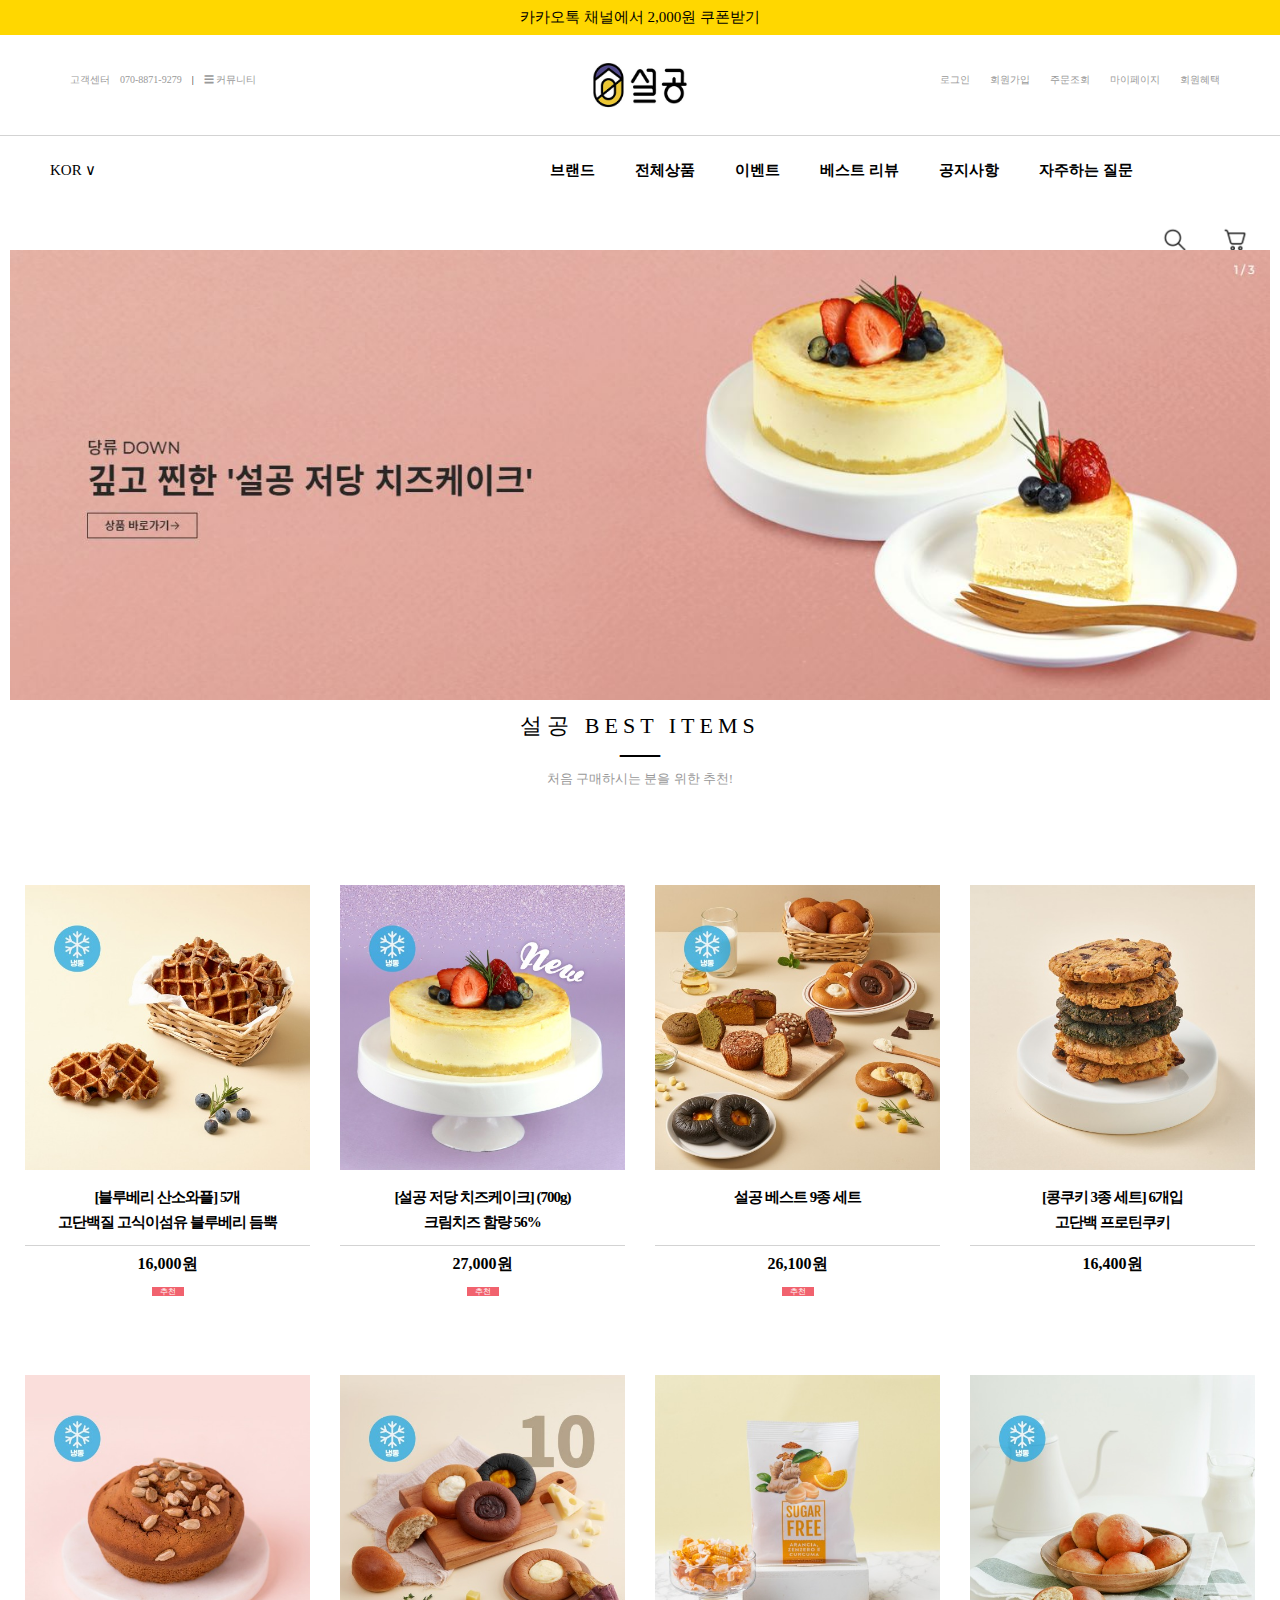
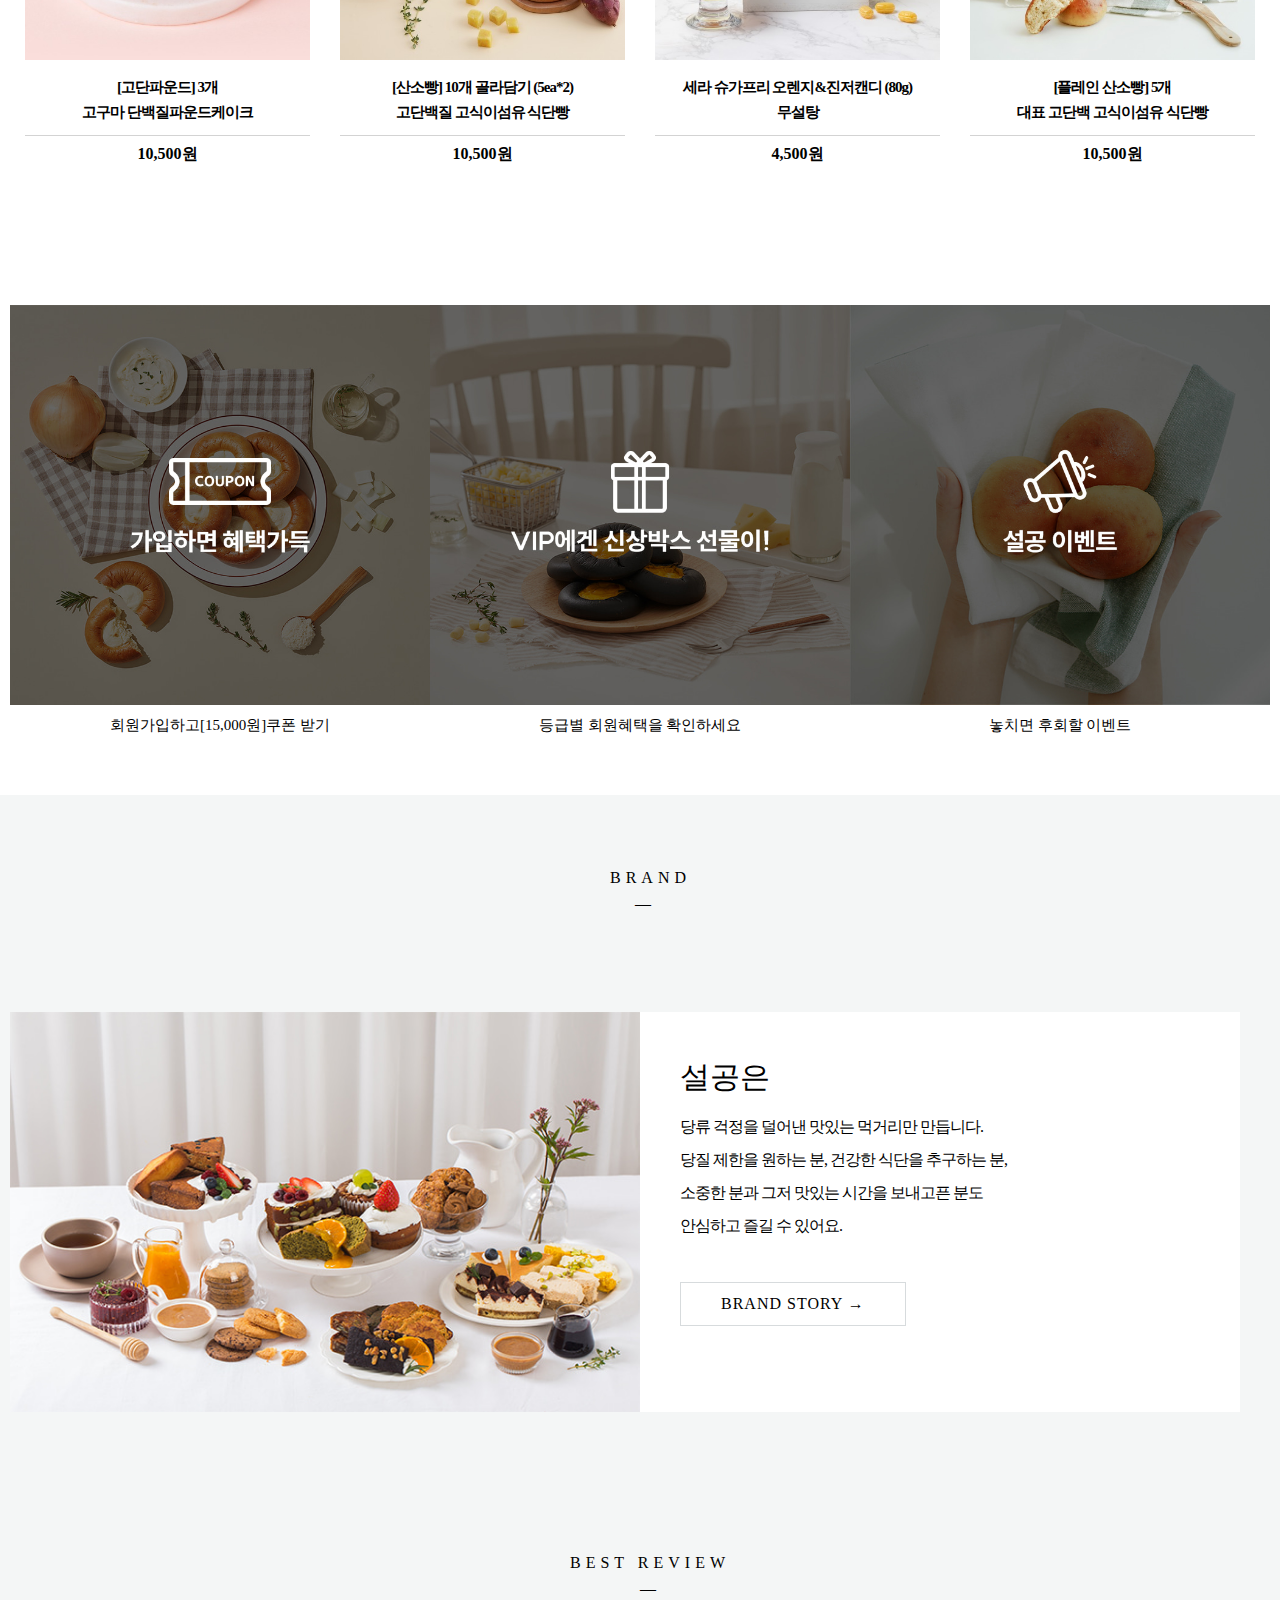
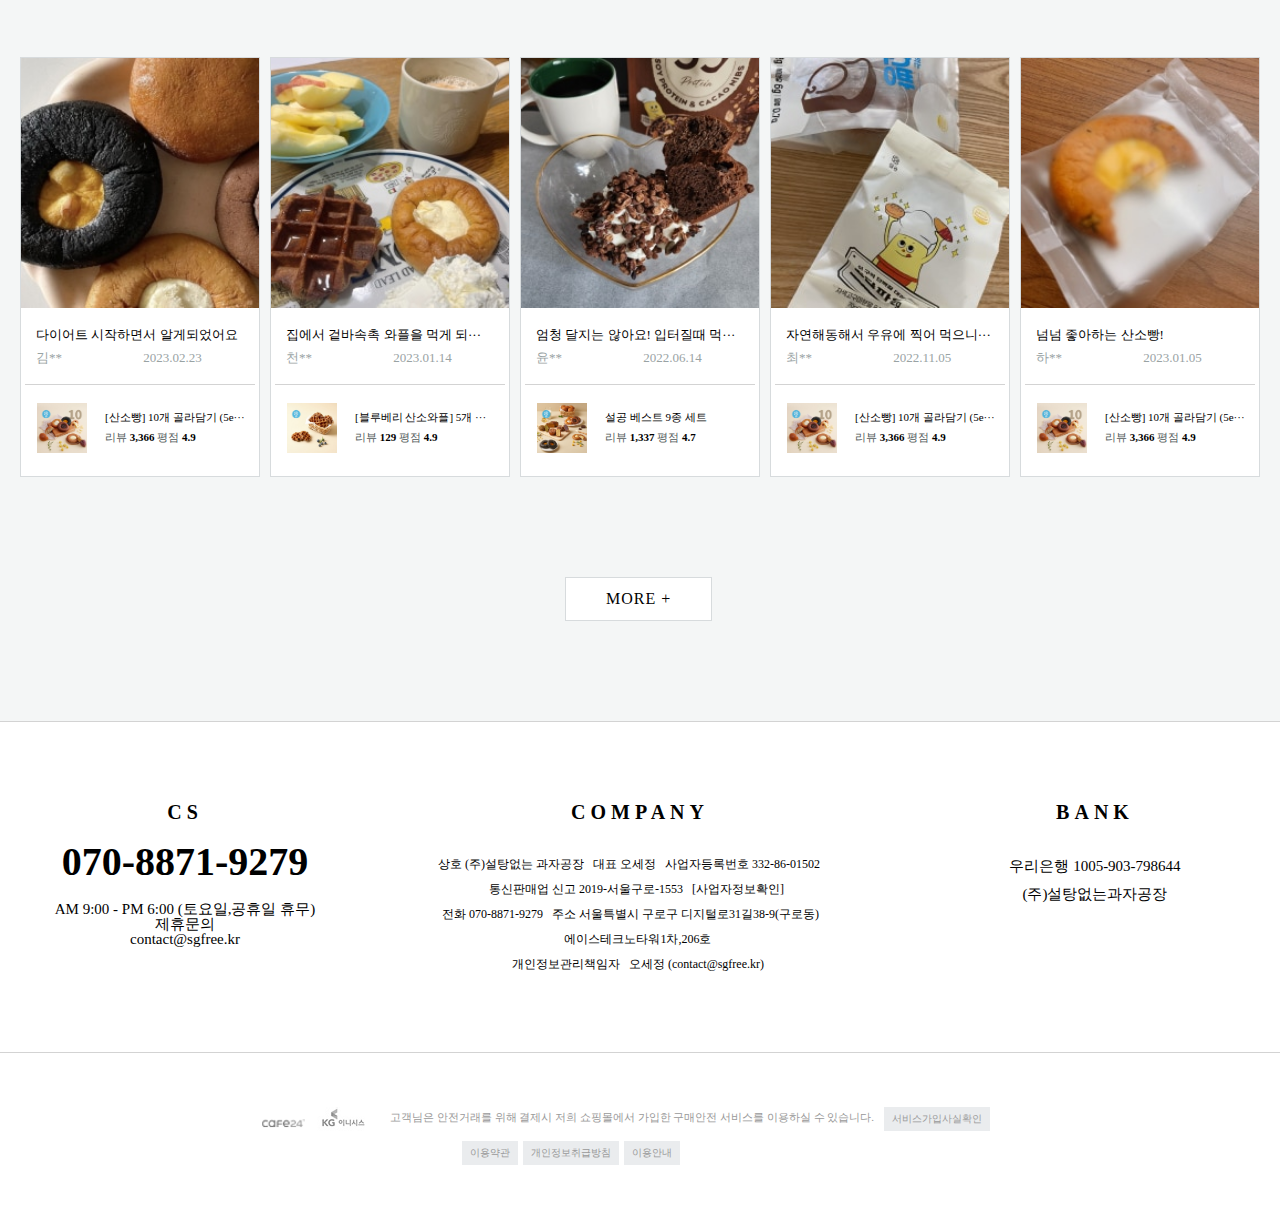
<file: index.html>
<!DOCTYPE html>
<html>
  <head>
    <title>설탕없는과자공장 | 설공</title>
    <link href="css/reset.css" rel="stylesheet">
    <link href="css/common.css" rel="stylesheet">
    <link href="css/main.css" rel="stylesheet">
  </head>
  <body>
    <div id="kakao">
        <div id="box">
        <h3><a href="#">카카오톡 채널에서 2,000원 쿠폰받기</a></h3>
        </div></div>
    <header>
      <div id="box1">
        <div id="login1">
          <ul>
            <li><a href="#">고객센터</a></li>
            <li><a href="#">070-8871-9279</a></li>
            <li>|</li>
            <li><a href="#">&#9776;  커뮤니티</a></li>
          </ul>
        </div>
      </div>
      <div id="box2">
        <div id="logo">
          <a href="#"><img src="img/logo.jpg" alt="logo"></a>
        </div></div>
      <div id="box3">
        <div id="login2">
          <ul>
            <li><a href="sub_2.html" target="_self">로그인</a></li>
            <li><a href="sub_3.html" target="_self">회원가입</a></li>
            <li><a href="#">주문조회</a></li>
            <li><a href="#">마이페이지</a></li>
            <li><a href="#">회원혜택</a></li>
          </ul>
        </div></div>
    </header>
    <nav>
        <div id="box1">
          <h4><a href="#">KOR   &#8744;</a></h4></div> 
        <div id="box">
          <ul>
            <li><a href="sub.html" target="_self">브랜드</a></li>
            <li><a href="sub.html" target="_self">전체상품</a></li>
            <li><a href="sub.html" target="_self">이벤트</a></li>
            <li><a href="sub.html" target="_self">베스트 리뷰</a></li>
            <li><a href="sub.html" target="_self">공지사항</a></li>
            <li><a href="sub.html" target="_self">자주하는 질문</a></li>
          </ul></div>

          <div id="icon">
            <div class="iconbox">
                <a href="#"><img src="img/icon_1.png" alt="아이콘1"></a>
            </div>
            <div class="iconbox">
                <a href="#"><img src="img/icon_2.png" alt="아이콘2"></a>
            </div>
          </div>
      </nav>

    <section>
      <div id="slider">
        <img src="img/slider.JPG" alt="slider">
        </div>

        <div id="best">
            <h3>설공 BEST ITEMS</h3>
            <h2>&#8212;</h2>
            <p>처음 구매하시는 분을 위한 추천!</p>
        </div>
        <div id="product">
            <div class="box">
              <div class="img_box">
                <a href="sub.html" target="_self"><img src="img/section_1.jpg" alt="section_1"></a>
              </div>
                <h5><a href="#">[블루베리 산소와플] 5개<br>고단백질 고식이섬유 블루베리 듬뿍</a></h5>
                <div class="box1">
                  <p>16,000원</p>
                  <h6></h6>
                </div></div>
            <div class="box">
              <div class="img_box">
                <a href="sub.html" target="_self"><img src="img/section_2.jpg" alt="section_2"></a>
              </div>
                <h5><a href="#">[설공 저당 치즈케이크] (700g)<br>크림치즈 함량 56%</a></h5>
                <div class="box1">
                <p>27,000원</p>
                <h6></h6>
            </div></div>
            <div class="box">
              <div class="img_box">
                <a href="sub.html" target="_self"><img src="img/section_3.jpg" alt="section_3"></a>
              </div>
                <h5><a href="#">설공 베스트 9종 세트</a></h5>
                <div class="box1">
                <p>26,100원</p>
                <h6></h6>
            </div></div>
            <div class="box">
              <div class="img_box">
                <a href="sub.html" target="_self"><img src="img/section_4.jpg" alt="section_4"></a>
              </div>
                <h5><a href="#">[콩쿠키 3종 세트] 6개입<br>고단백 프로틴쿠키</a></h5>
                <div class="box1">
                <p>16,400원</p>
            </div></div>
            <div class="box">
              <div class="img_box">
                <a href="sub.html" target="_self"><img src="img/section_5.jpg" alt="section_5"></a>
              </div>
                <h5><a href="#">[고단파운드] 3개<br>고구마 단백질파운드케이크</a></h5>
                <div class="box1">
                <p>10,500원</p>
            </div></div>
            <div class="box">
              <div class="img_box">
                <a href="sub.html" target="_self"><img src="img/section_6.jpg" alt="section_6"></a>
              </div>
                <h5><a href="#">[산소빵] 10개 골라담기 (5ea*2)<br>고단백질 고식이섬유 식단빵</a></h5>
                <div class="box1">
                <p>10,500원</p>
            </div></div>
            <div class="box">
              <div class="img_box">
                <a href="sub.html" target="_self"><img src="img/section_7.jpg" alt="section_7"></a>
              </div>
                <h5><a href="#">세라 슈가프리 오렌지&진저캔디 (80g)<br>무설탕</a></h5>
                <div class="box1">
                <p>4,500원</p>
            </div></div>
            <div class="box">
              <div class="img_box">
                <a href="sub.html" target="_self"><img src="img/section_8.jpg" alt="section_8"></a>
              </div>
                <h5><a href="#">[플레인 산소빵] 5개<br>대표 고단백 고식이섬유 식단빵</a></h5>
                <div class="box1">
                <p>10,500원</p>
            </div></div>
        </div>

      <div id="coupon">
        <div class="box2">
            <a href="#"><img src="img/section_banner_1.jpg" alt="coupon1"></a>
            <h5>회원가입하고[15,000원]쿠폰 받기</h5>
        </div>
        <div class="box2">
            <a href="#"><img src="img/section_banner_2.jpg" alt="coupon2"></a>
            <h5>등급별 회원혜택을 확인하세요</h5>
        </div>
        <div class="box2">
            <a href="#"><img src="img/section_banner_3.jpg" alt="coupon3"></a>
            <h5>놓치면 후회할 이벤트</h5>
        </div>
      </div>

      <div id="story">
        <div class="box3">
        <h3>BRAND</h3>
        <h4>&#8212;</h4>
        <div class="box4">
            <img src="img/section_brandstory.jpg" alt="brandstory">
            <h3>설공은</h3>
            <p>당류 걱정을 덜어낸 맛있는 먹거리만 만듭니다.<br>당질 제한을 원하는 분, 건강한 식단을 추구하는 분,<br>소중한 분과 그저 맛있는 시간을 보내고픈 분도<br>안심하고 즐길 수 있어요.</p>
            <button>BRAND STORY &#8594;</button>
        </div></div>
        </div>

        <div id="review">
            <div class="box4">
            <h3>BEST REVIEW</h3>
            <h4>&#8212;</h4>

            <div class="box5">
                <a href="#"><img src="img/review_1.jpg" alt="review"></a>
                <p><a href="#">다이어트 시작하면서 알게되었어요</a></p>
                <pre>김**                         2023.02.23</pre>
                <div class="box6">
                <a href="#"><img src="img/section_6.jpg" alt="review"></a>
                <h5><a href="#">[산소빵] 10개 골라담기 (5e&middot;&middot;&middot;</a></h5>
                <h6>리뷰 <b>3,366</b> 평점 <b>4.9</b></h6>
            </div></div>
            <div class="box5">
                <a href="#"><img src="img/review_2.jpg" alt="review"></a>
                <p><a href="#">집에서 겉바속촉 와플을 먹게 되&middot;&middot;&middot;</a></p>
                <pre>천**                         2023.01.14</pre>
                <div class="box6">
                <a href="#"><img src="img/section_1.jpg" alt="review"></a>
                <h5><a href="#">[블루베리 산소와플] 5개 &middot;&middot;&middot;</a></h5>
                <h6>리뷰 <b>129</b> 평점 <b>4.9</b></h6>
            </div></div>
            <div class="box5">
                <a href="#"><img src="img/review_3.jpg" alt="review"></a>
                <p><a href="#">엄청 달지는 않아요! 입터질때 먹&middot;&middot;&middot;</a></p>
                <pre>윤**                         2022.06.14</pre>
                <div class="box6">
                <a href="#"><img src="img/section_3.jpg" alt="review"></a>
                <h5><a href="#">설공 베스트 9종 세트</a></h5>
                <h6>리뷰 <b>1,337</b> 평점 <b>4.7</b></h6>
            </div></div>
            <div class="box5">
                <a href="#"><img src="img/review_4.jpg" alt="review"></a>
                <p><a href="#">자연해동해서 우유에 찍어 먹으니&middot;&middot;&middot;</a></p>
                <pre>최**                         2022.11.05</pre>
                <div class="box6">
                <a href="#"><img src="img/section_6.jpg" alt="review"></a>
                <h5><a href="#">[산소빵] 10개 골라담기 (5e&middot;&middot;&middot;</a></h5>
                <h6>리뷰 <b>3,366</b> 평점 <b>4.9</b></h6>
            </div></div>
            <div class="box5">
                <a href="#"><img src="img/review_5.jpg" alt="review"></a>
                <p><a href="#">넘넘 좋아하는 산소빵!</a></p>
                <pre>하**                         2023.01.05</pre>
                <div class="box6">
                <a href="#"><img src="img/section_6.jpg" alt="review"></a>
                <h5><a href="#">[산소빵] 10개 골라담기 (5e&middot;&middot;&middot;</a></h5>
                <h6>리뷰 <b>3,366</b> 평점 <b>4.9</b></h6>
            </div></div>
            <button>MORE +</button>
      </div>
    </div>
    </section>

    <footer>
        <div id="top">
            <div class="cs">
                <h1>CS</h1>
                <h2>070-8871-9279</h2>
                <h3>AM 9:00 - PM 6:00 (토요일,공휴일 휴무)<br>
                    <b>제휴문의</b><br>
                    contact@sgfree.kr</h3>
            </div>
            <div class="company">
                <h1>COMPANY</h1>
                <pre>
                          상호 (주)설탕없는 과자공장   대표 오세정   사업자등록번호 332-86-01502
                               통신판매업 신고 2019-서울구로-1553   [사업자정보확인]
                           전화 070-8871-9279   주소 서울특별시 구로구 디지털로31길38-9(구로동)
                                에이스테크노타워1차,206호
                                개인정보관리책임자   오세정 (contact@sgfree.kr)</pre>
            </div>
            <div class="bank">
                <h1>BANK</h1>
                <h2>우리은행 1005-903-798644<br>
                    <b>(주)설탕없는과자공장</b></h2>
            </div>
        </div>
        <div id="botton">
            <div id="box">
              <div class="imgbox">
            <a href="#"><img src="img/footer_1.png" alt=""></a>
              </div>
            <a href="#"><img src="img/footer_2.jpg" alt=""></a>
            <h1>고객님은 안전거래를 위해 결제시 저희 쇼핑몰에서 가입한 구매안전 서비스를 이용하실 수 있습니다.</h1>
            <button>서비스가입사실확인</button>
            <div class="box1">
            <button>이용약관</button>
            <button>개인정보취급방침</button>
            <button>이용안내</button>
        </div></div></div>
    </footer>
  </body>
</html>
</file>
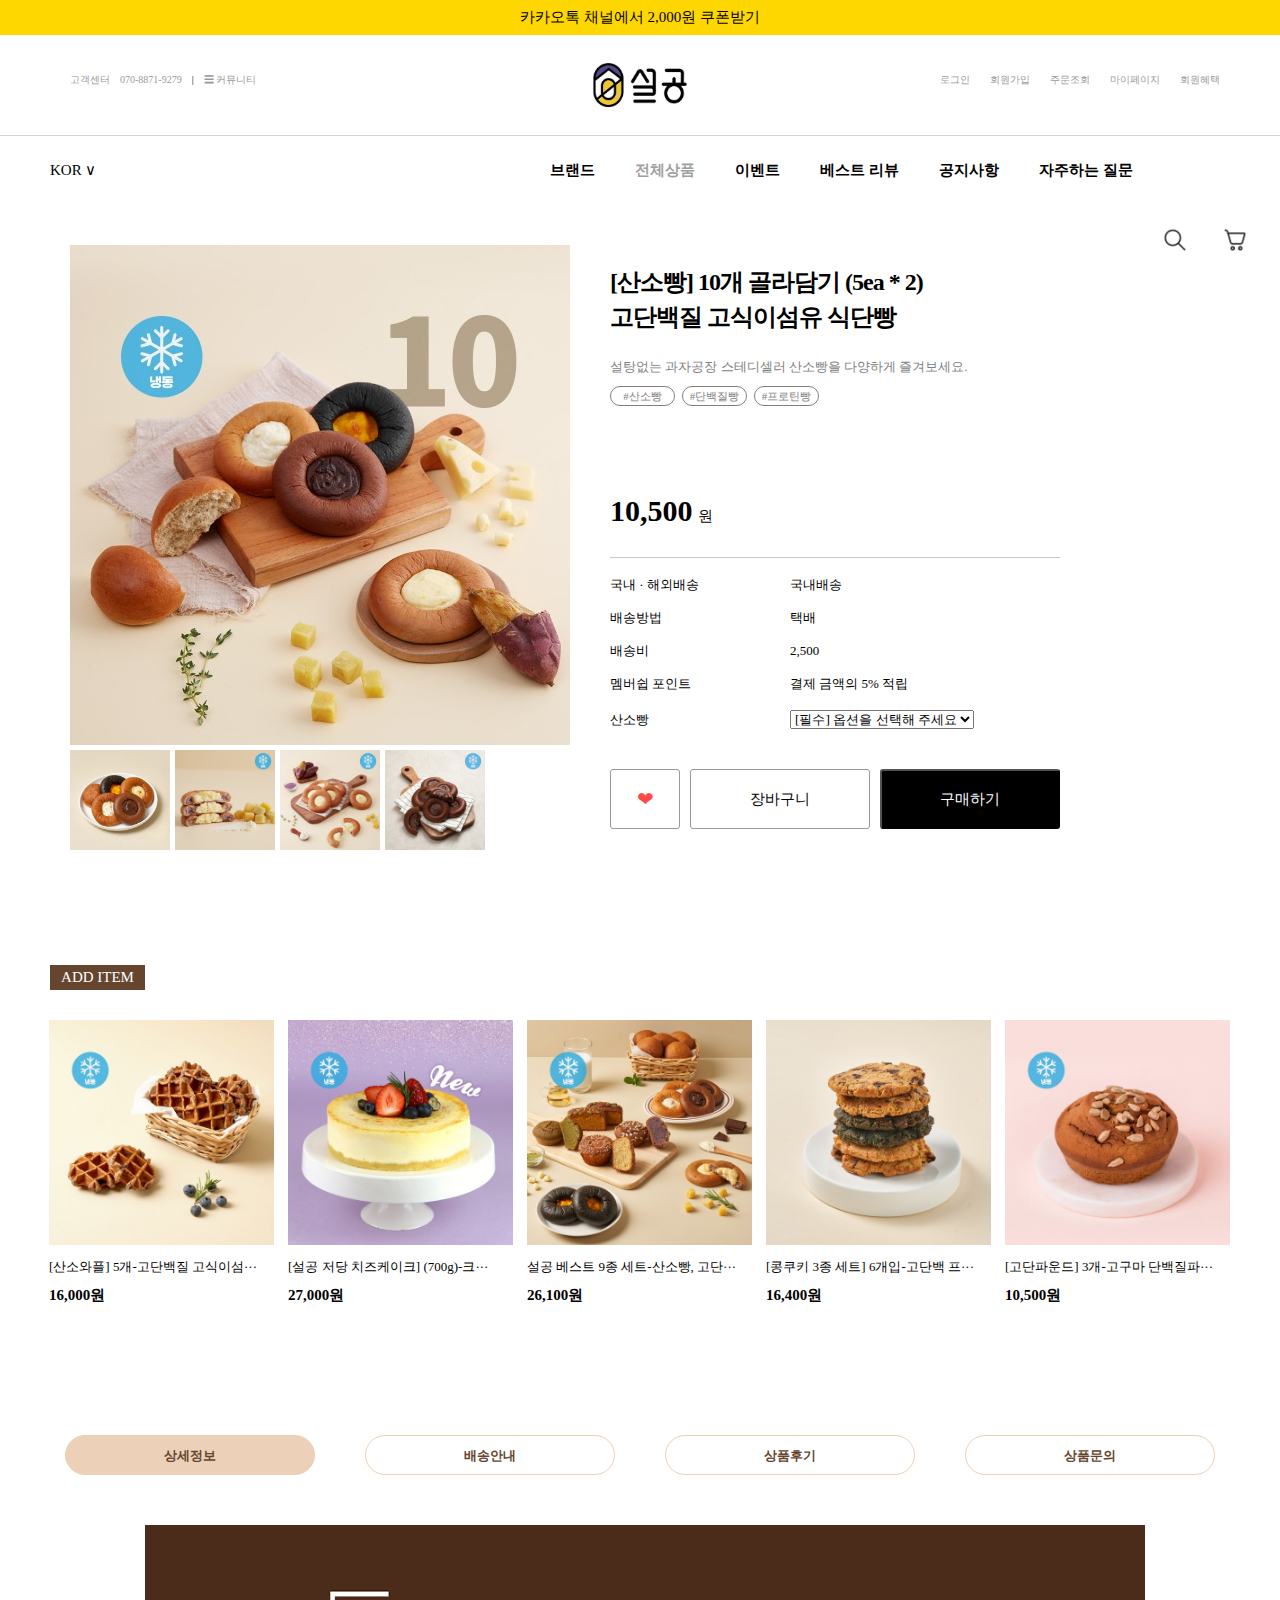
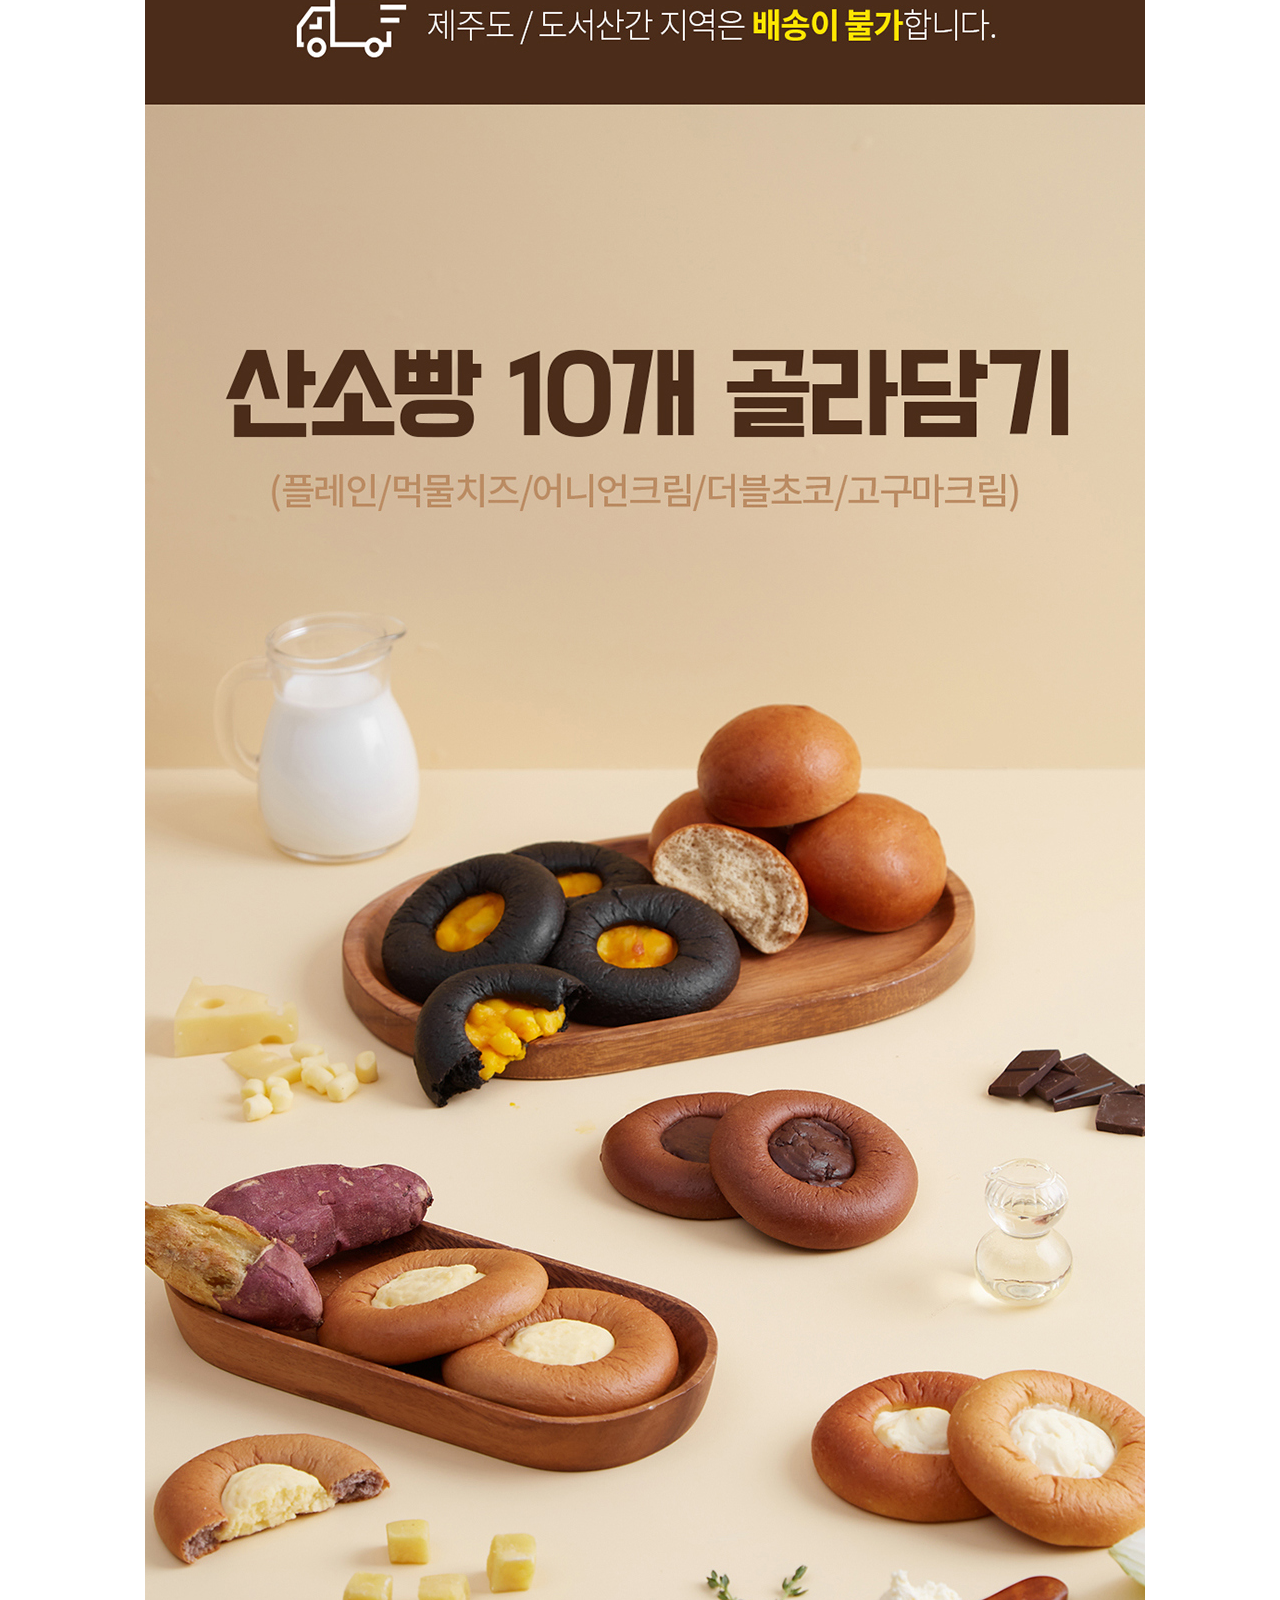
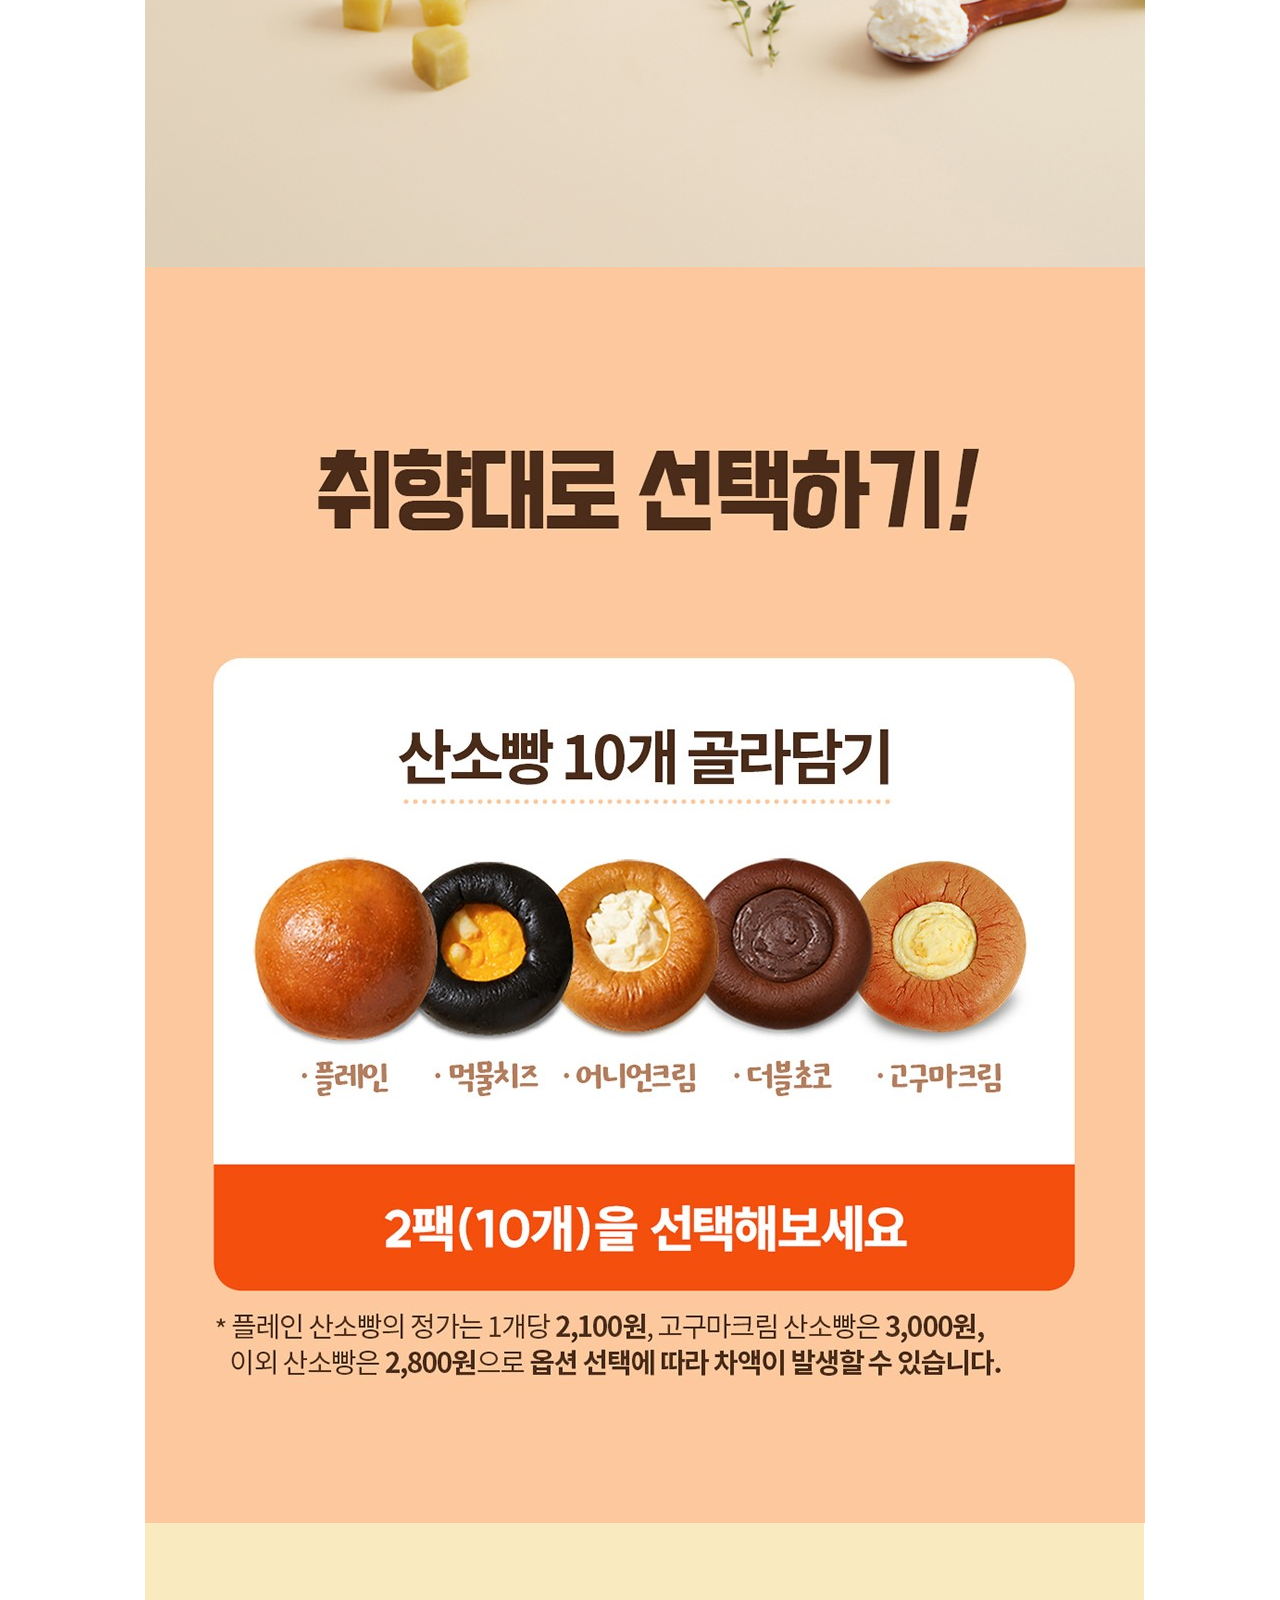
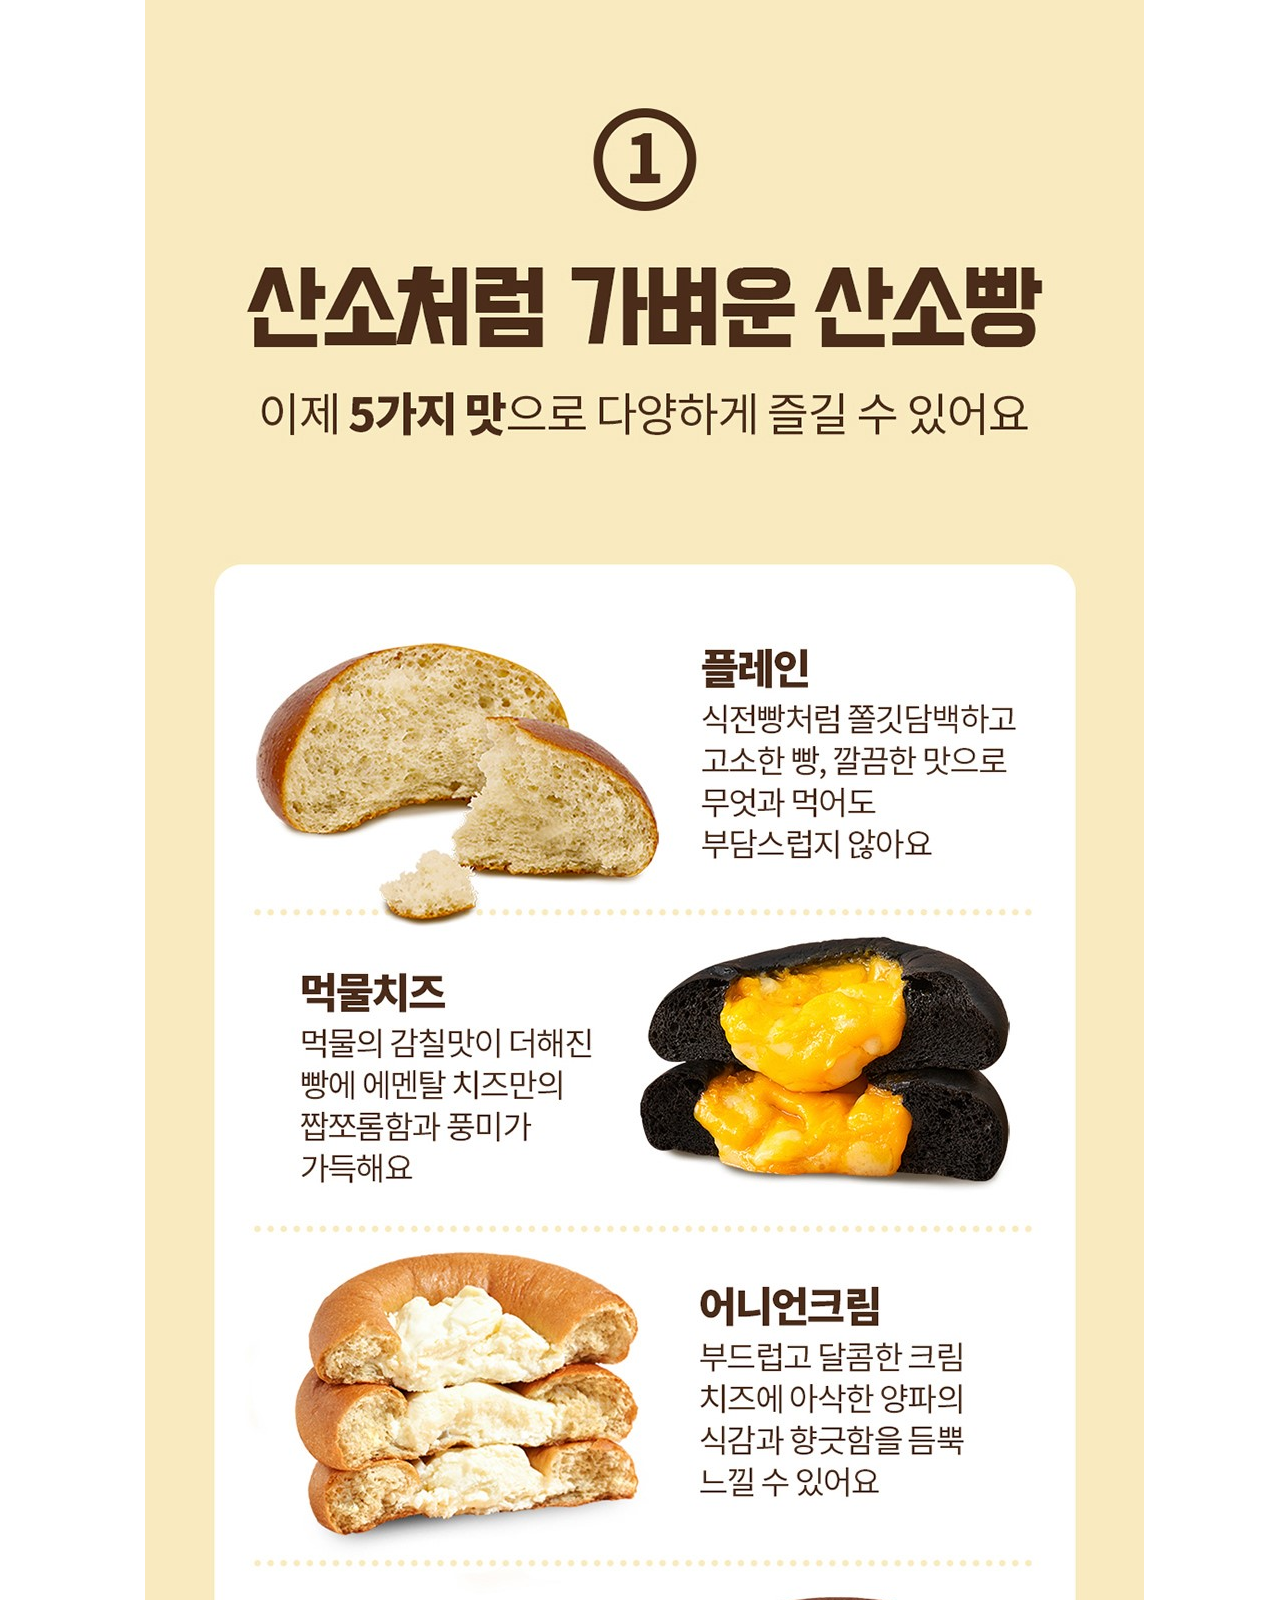
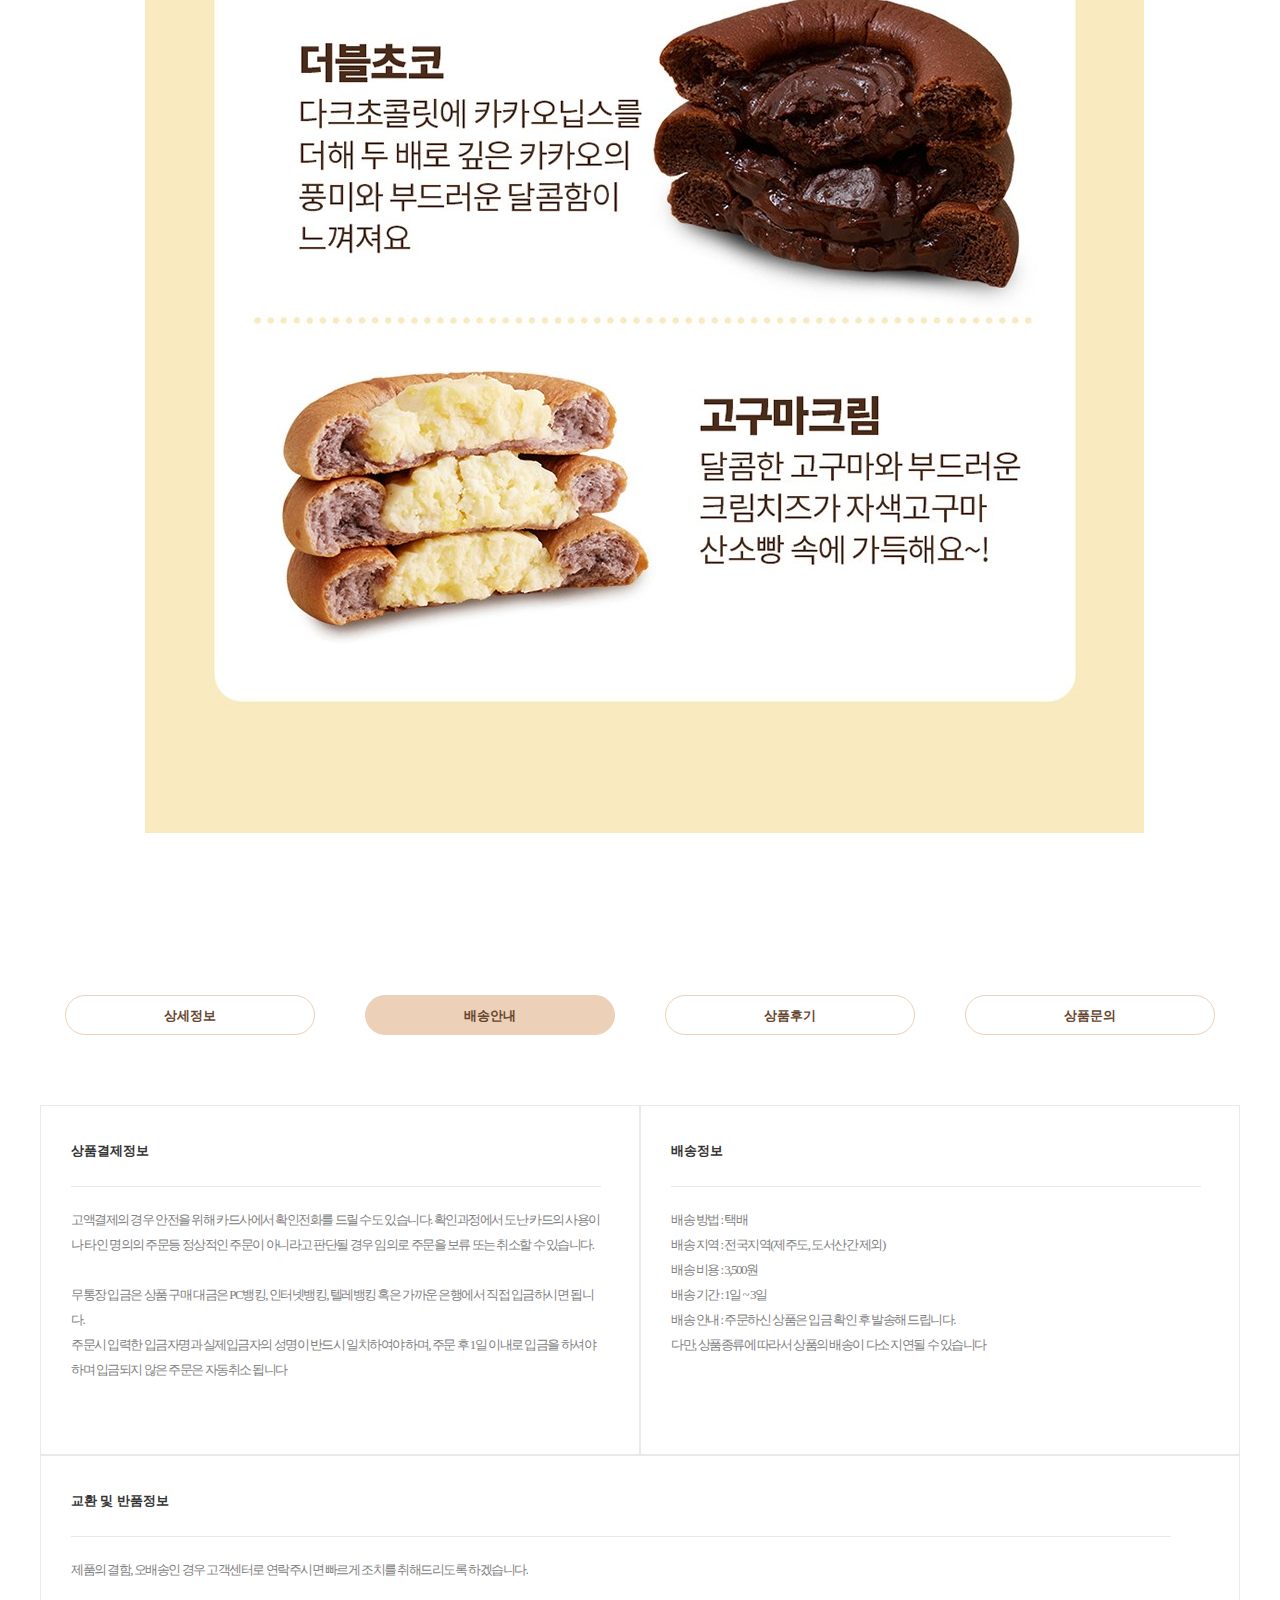
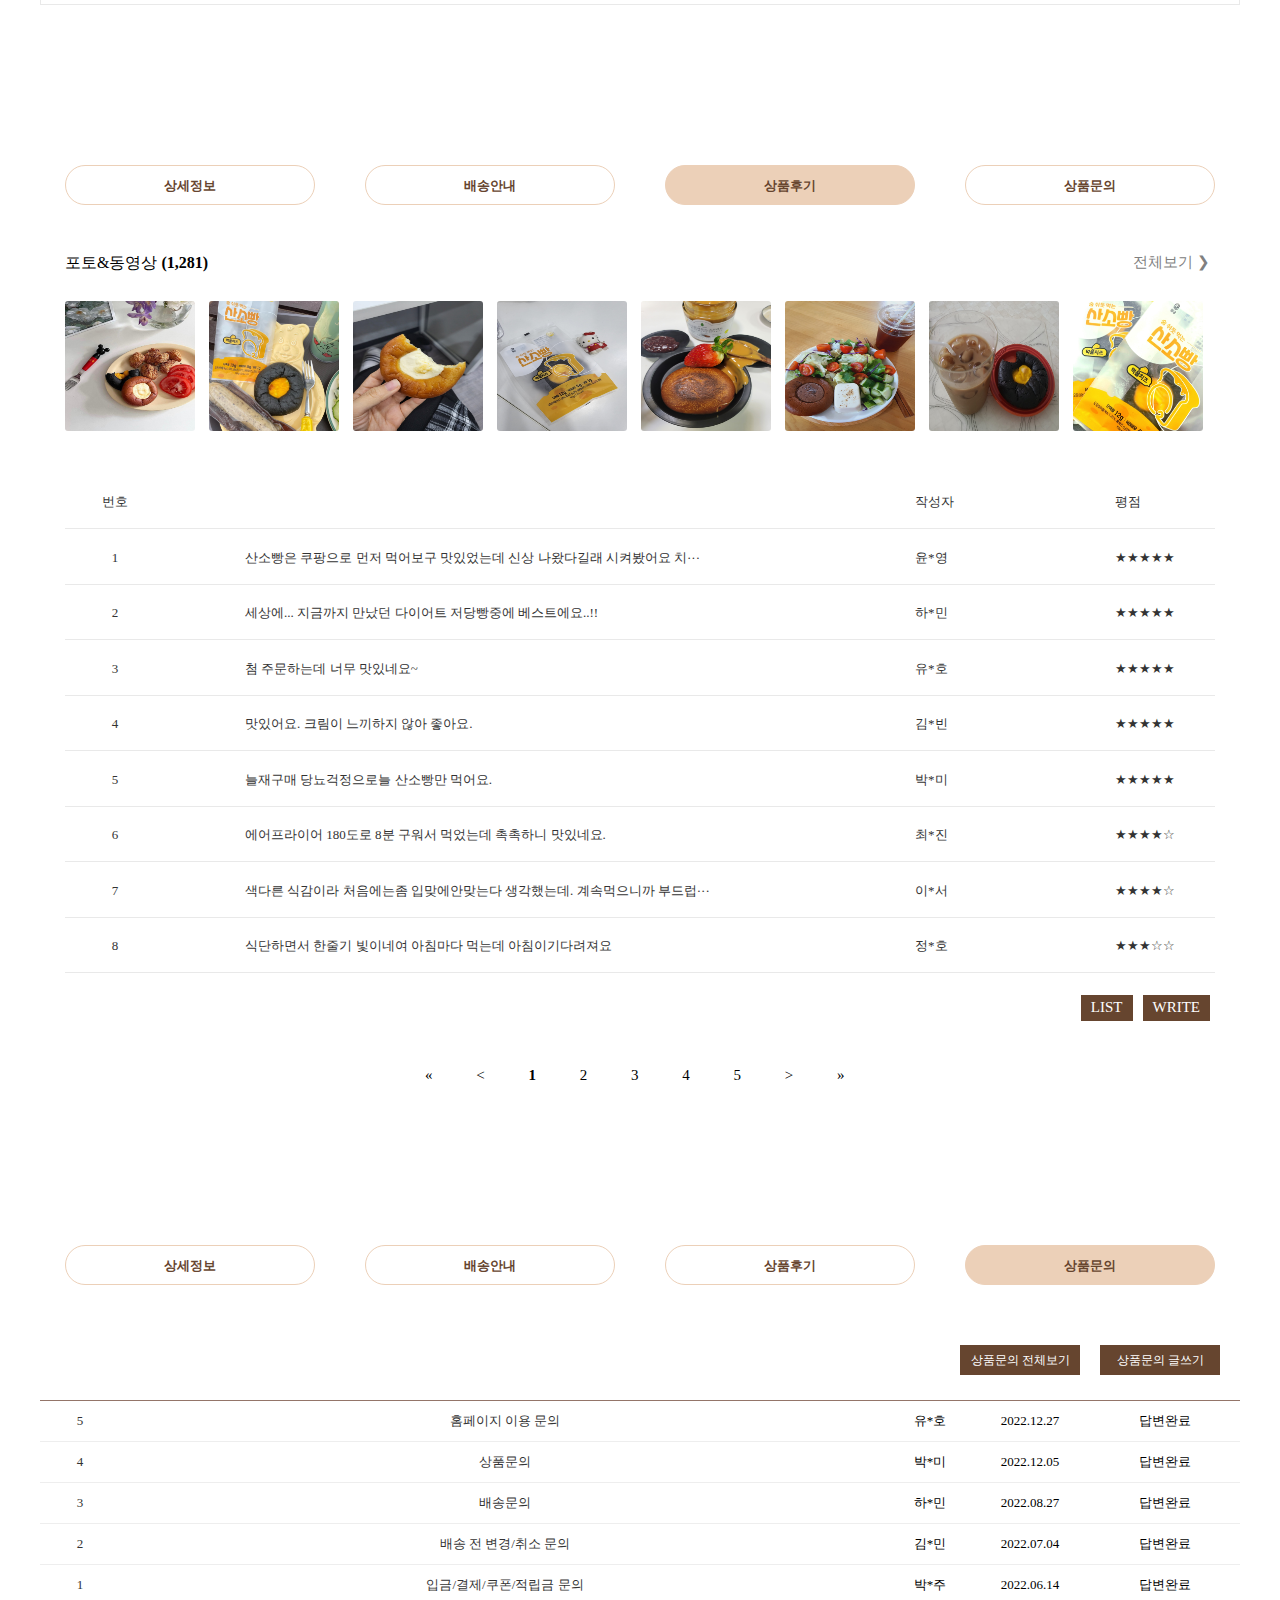
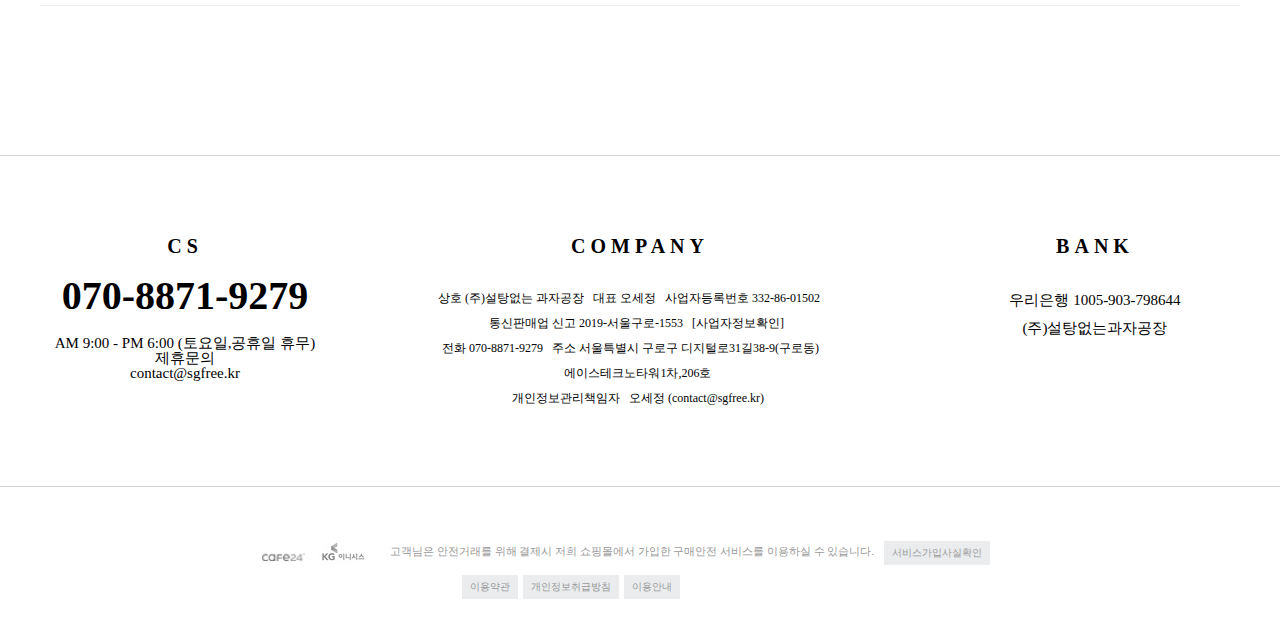
<file: sub.html>
<!DOCTYPE html>
<html>

<head>
  <title>설탕없는과자공장 | 설공</title>
  <link href="css/reset.css" rel="stylesheet">
  <link href="css/common.css" rel="stylesheet">
  <link href="css/sub.css" rel="stylesheet">
</head>
<script src="https://ajax.googleapis.com/ajax/libs/jquery/3.3.1/jquery.min.js"></script>

<body>
  <div id="kakao">
    <div id="box">
      <h3><a href="#">카카오톡 채널에서 2,000원 쿠폰받기</a></h3>
    </div>
  </div>
  <header>
    <div id="box1">
      <div id="login1">
        <ul>
          <li><a href="#">고객센터</a></li>
          <li><a href="#">070-8871-9279</a></li>
          <li>|</li>
          <li><a href="#">&#9776; 커뮤니티</a></li>
        </ul>
      </div>
    </div>
    <div id="box2">
      <div id="logo">
        <a href="index.html" target="_self"><img src="img/logo.jpg" alt="logo"></a>
      </div>
    </div>
    <div id="box3">
      <div id="login2">
        <ul>
          <li><a href="sub_2.html" target="_self">로그인</a></li>
          <li><a href="sub_3.html" targeet="_self">회원가입</a></li>
          <li><a href="#">주문조회</a></li>
          <li><a href="#">마이페이지</a></li>
          <li><a href="#">회원혜택</a></li>
        </ul>
      </div>
    </div>
  </header>
  <nav>
    <div id="box1">
      <h4><a href="#">KOR &#8744;</a></h4>
    </div>
    <div id="box">
      <ul>
        <li><a href="#">브랜드</a></li>
        <li>전체상품</li>
        <li><a href="#">이벤트</a></li>
        <li><a href="#">베스트 리뷰</a></li>
        <li><a href="#">공지사항</a></li>
        <li><a href="#">자주하는 질문</a></li>
      </ul>
    </div>

    <div id="icon">
      <div class="iconbox">
        <a href="#"><img src="img/icon_1.png" alt="아이콘1"></a>
      </div>
      <div class="iconbox">
        <a href="#"><img src="img/icon_2.png" alt="아이콘2"></a>
      </div>
    </div>
  </nav>


  <main id="sub">

    <div id="product">
      <img src="img/section_6.jpg" alt="img" id="cimg" class="w1">

      <div class="productsub">
        <ul>
          <li><img src="img/sub_1.jpg" alt="subimg_1"></li>
          <li><img src="img/sub_2.jpg" alt="subimg_2"></li>
          <li><img src="img/sub_3.jpg" alt="subimg_3"></li>
          <li><img src="img/sub_4.jpg" alt="subimg_4"></li>
        </ul>
      </div>
    </div>


    <script>

      $(document).ready(function () {



        $("#product li:first-child").mouseover(function () {
          $("#cimg").attr("src", "img/sub_1.jpg");
        });


        $("#product li:nth-child(2)").mouseover(function () {

          $("#cimg").attr("src", "img/sub_2.jpg");

        });


        $("#product li:nth-child(3)").mouseover(function () {
          $("#cimg").attr("src", "img/sub_3.jpg");
        });

        $("#product li:last-child").mouseover(function () {
          $("#cimg").attr("src", "img/sub_4.jpg");
        });

      });

    </script>

    <div id="contents">

      <h1>[산소빵] 10개 골라담기 (5ea * 2)<br>고단백질 고식이섬유 식단빵</h1>
      <h2>설탕없는 과자공장 스테디셀러 산소빵을 다양하게 즐겨보세요.</h2>

      <div class="tag">
        <h4>#산소빵</h4>
        <h4>#단백질빵</h4>
        <h4>#프로틴빵</h4>
      </div>

      <h5>10,500</h5>

      <table>
        <tr>
          <td>국내 &middot; 해외배송</td>
          <td>국내배송</td>
        </tr>
        <tr>
          <td>배송방법</td>
          <td>택배</td>
        </tr>
        <tr>
          <td>배송비</td>
          <td>2,500</td>
        </tr>
        <tr>
          <td>멤버쉽 포인트</td>
          <td>결제 금액의 5% 적립</td>
        </tr>
        <br>

        <tr>
          <td>산소빵</td>
          <td>
            <select>
              <option>[필수] 옵션을 선택해 주세요</option>
              <option>-----------------------------</option>
              <option>플레인 5개</option>
              <option>먹물치즈 5개 (+3,500)</option>
              <option>어니언크림 5개 (+3,500)</option>
              <option>더블초코 5개(+3,500)</option>
              <option>고구마크림 5개 (+4,500)</option>
            </select>
          </td>
        </tr>
      </table>
      <button>&#x2764;</button>
      <button>장바구니</button>
      <button>구매하기</button>
    </div>


    <div id="add">
      <h1>ADD ITEM</h1>
      <div class="add1">
        <a href="#"><img src="img/section_1.jpg" alt="add1"></a>
        <h1><a href="#">[산소와플] 5개-고단백질 고식이섬&middot;&middot;&middot;</a></h1>
        <h2>16,000원</h2>
      </div>
      <div class="add2">
        <a href="#"><img src="img/section_2.jpg" alt="add2"></a>
        <h1><a href="#">[설공 저당 치즈케이크] (700g)-크&middot;&middot;&middot;</a></h1>
        <h2>27,000원</h2>
      </div>
      <div class="add3">
        <a href="#"><img src="img/section_3.jpg" alt="add2"></a>
        <h1><a href="#">설공 베스트 9종 세트-산소빵, 고단&middot;&middot;&middot;</a></h1>
        <h2>26,100원</h2>
      </div>
      <div class="add4">
        <a href="#"><img src="img/section_4.jpg" alt="add2"></a>
        <h1><a href="#">[콩쿠키 3종 세트] 6개입-고단백 프&middot;&middot;&middot;</a></h1>
        <h2>16,400원</h2>
      </div>
      <div class="add5">
        <a href="#"><img src="img/section_5.jpg" alt="add2"></a>
        <h1><a href="#">[고단파운드] 3개-고구마 단백질파&middot;&middot;&middot;</a></h1>
        <h2>10,500원</h2>
      </div>
    </div>

    <div id="detail">
      <ul>
        <li><a href="#detail">상세정보</a></li>
        <li><a href="#deliver">배송안내</a></li>
        <li><a href="#pd_review">상품후기</a></li>
        <li><a href="#inquiry">상품문의</a></li>
      </ul>
      <div id="detail_box">
        <img src="img/product_1.jpg" alt="product_1">
        <img src="img/product_2.jpg" alt="product_2">
        <img src="img/product_3.jpg" alt="product_3">
      </div>
    </div>

    <div id="deliver">
      <ul>
        <li><a href="#detail">상세정보</a></li>
        <li><a href="#deliver">배송안내</a></li>
        <li><a href="#pd_review">상품후기</a></li>
        <li><a href="#inquiry">상품문의</a></li>
      </ul>
      <div class="deliver_box_1">
        <table>
          <tr>
            <th>상품결제정보</th>
            <td>고액결제의 경우 안전을 위해 카드사에서 확인전화를 드릴 수도 있습니다. 확인과정에서 도난 카드의 사용이나 타인 명의의 주문등 정상적인 주문이 아니라고 판단될 경우 임의로 주문을 보류 또는 취소할 수 있습니다.<br><br>
              무통장 입금은 상품 구매 대금은 PC뱅킹, 인터넷뱅킹, 텔레뱅킹 혹은 가까운 은행에서 직접 입금하시면 됩니다.<br>
              주문시 입력한 입금자명과 실제입금자의 성명이 반드시 일치하여야 하며, 주문 후 1일 이내로 입금을 하셔야 하며 입금되지 않은 주문은 자동취소 됩니다</td>
          </tr>
          </table>
          </div>

          <div class="deliver_box_2">
          <table>
          <tr>
            <th>배송정보</th>
            <td>배송 방법 : 택배<br>
              배송 지역 : 전국지역(제주도, 도서산간 제외)<br>
              배송 비용 : 3,500원<br>
              배송 기간 : 1일 ~ 3일<br>
              배송 안내 : 주문하신 상품은 입금 확인 후 발송해 드립니다.<br>
              다만, 상품종류에 따라서 상품의 배송이 다소 지연될 수 있습니다</td>
          </tr>
          </table>
          </div>

          <div class="deliver_box_3">
          <table>
          <tr>
            <th>교환 및 반품정보</th>
            <td>제품의 결함, 오배송인 경우 고객센터로 연락주시면 빠르게 조치를 취해드리도록 하겠습니다.</td>
          </tr>
          </table>
          </div>
    </div>

    <div id="pd_review">
      <ul>
        <li><a href="#detail">상세정보</a></li>
        <li><a href="#deliver">배송안내</a></li>
        <li><a href="#pd_review">상품후기</a></li>
        <li><a href="#inquiry">상품문의</a></li>
      </ul>
      <div class="review_box">
        <div class="photo">
          <h1>포토&amp;동영상 <b>(1,281)</b></h1>
          <h2><a href="#">전체보기 &#10095;</a></h2>
          <div class="photo_box">
          <a href="#"><img src="img/proreview_1.jpg" alt="proreview_1"></a>
          <a href="#"><img src="img/proreview_2.jpg" alt="proreview_2"></a>
          <a href="#"><img src="img/proreview_3.jpg" alt="proreview_3"></a>
          <a href="#"><img src="img/proreview_4.jpg" alt="proreview_4"></a>
          <a href="#"><img src="img/proreview_5.jpg" alt="proreview_5"></a>
          <a href="#"><img src="img/proreview_6.jpg" alt="proreview_6"></a>
          <a href="#"><img src="img/proreview_7.jpg" alt="proreview_7"></a>
          <a href="#"><img src="img/proreview_8.jpg" alt="proreview_8"></a>
        </div>
        </div>
      </div>
      <table>
        <tr>
          <th>번호</th>
          <td>&nbsp;</td>
          <td>작성자</td>
          <td>평점</td>
        </tr>
        <tr>
          <th>1</th>
          <td><a href="#">산소빵은 쿠팡으로 먼저 먹어보구 맛있었는데 신상 나왔다길래 시켜봤어요 치&middot;&middot;&middot;</a></td>
          <td>윤*영</td>
          <td>&starf;&starf;&starf;&starf;&starf;</td>
        </tr>
        <tr>
          <th>2</th>
          <td><a href="#">세상에... 지금까지 만났던 다이어트 저당빵중에 베스트에요..!!</a></td>
          <td>하*민</td>
          <td>&starf;&starf;&starf;&starf;&starf;</td>
        </tr>
        <tr>
          <th>3</th>
          <td><a href="#">첨 주문하는데 너무 맛있네요~</a></td>
          <td>유*호</td>
          <td>&starf;&starf;&starf;&starf;&starf;</td>
        </tr>
        <tr>
          <th>4</th>
          <td><a href="#">맛있어요. 크림이 느끼하지 않아 좋아요.</a></td>
          <td>김*빈</td>
          <td>&starf;&starf;&starf;&starf;&starf;</td>
        </tr>
        <tr>
          <th>5</th>
          <td><a href="#">늘재구매 당뇨걱정으로늘 산소빵만 먹어요.</a></td>
          <td>박*미</td>
          <td>&starf;&starf;&starf;&starf;&starf;</td>
        </tr>
        <tr>
          <th>6</th>
          <td><a href="#">에어프라이어 180도로 8분 구워서 먹었는데 촉촉하니 맛있네요.</a></td>
          <td>최*진</td>
          <td>&starf;&starf;&starf;&starf;&star;</td>
        </tr>
        <tr>
          <th>7</th>
          <td><a href="#">색다른 식감이라 처음에는좀 입맞에안맞는다 생각했는데. 계속먹으니까 부드럽&middot;&middot;&middot;</a></td>
          <td>이*서</td>
          <td>&starf;&starf;&starf;&starf;&star;</td>
        </tr>
        <tr>
          <th>8</th>
          <td><a href="#">식단하면서 한줄기 빛이네여 아침마다 먹는데 아침이기다려져요</a></td>
          <td>정*호</td>
          <td>&starf;&starf;&starf;&star;&star;</td>
        </tr>
      </table>
      <button>WRITE</button>
      <button>LIST</button>
      <h3><a href="#">&laquo; &lt; <b>1</b> 2 3 4 5 &gt; &raquo;</a></h3>
    </div>

    <div id="inquiry">
      <ul>
        <li><a href="#detail">상세정보</a></li>
        <li><a href="#deliver">배송안내</a></li>
        <li><a href="#pd_review">상품후기</a></li>
        <li><a href="#inquiry">상품문의</a></li>
      </ul>
      <div id="inquiry_tablebox">
        <button>상품문의 글쓰기</button>
        <button>상품문의 전체보기</button>
        <table>
          <tr>
            <th>5</th>
            <td><a href="#">홈페이지 이용 문의</a></td>
            <td>유*호</td>
            <td>2022.12.27</td>
            <td>답변완료</td>
          </tr>
          <tr>
            <th>4</th>
            <td><a href="#">상품문의</a></td>
            <td>박*미</td>
            <td>2022.12.05</td>
            <td>답변완료</td>
          </tr>
          <tr>
            <th>3</th>
            <td><a href="#">배송문의</a></td>
            <td>하*민</td>
            <td>2022.08.27</td>
            <td>답변완료</td>
          </tr>
          <tr>
            <th>2</th>
            <td><a href="#">배송 전 변경/취소 문의</a></td>
            <td>김*민</td>
            <td>2022.07.04</td>
            <td>답변완료</td>
          </tr>
          <tr>
            <th>1</th>
            <td><a href="#">입금/결제/쿠폰/적립금 문의</a></td>
            <td>박*주</td>
            <td>2022.06.14</td>
            <td>답변완료</td>
          </tr>
        </table>
      </div>
    </div>


  </main>

  <footer>
    <div id="top">
      <div class="cs">
        <h1>CS</h1>
        <h2>070-8871-9279</h2>
        <h3>AM 9:00 - PM 6:00 (토요일,공휴일 휴무)<br>
          <b>제휴문의</b><br>
          contact@sgfree.kr
        </h3>
      </div>
      <div class="company">
        <h1>COMPANY</h1>
        <pre>
                          상호 (주)설탕없는 과자공장   대표 오세정   사업자등록번호 332-86-01502
                               통신판매업 신고 2019-서울구로-1553   [사업자정보확인]
                           전화 070-8871-9279   주소 서울특별시 구로구 디지털로31길38-9(구로동)
                                에이스테크노타워1차,206호
                                개인정보관리책임자   오세정 (contact@sgfree.kr)</pre>
      </div>
      <div class="bank">
        <h1>BANK</h1>
        <h2>우리은행 1005-903-798644<br>
          <b>(주)설탕없는과자공장</b>
        </h2>
      </div>
    </div>
    <div id="botton">
      <div id="box">
        <div class="imgbox">
          <a href="#"><img src="img/footer_1.png" alt=""></a>
        </div>
        <a href="#"><img src="img/footer_2.jpg" alt=""></a>
        <h1>고객님은 안전거래를 위해 결제시 저희 쇼핑몰에서 가입한 구매안전 서비스를 이용하실 수 있습니다.</h1>
        <button>서비스가입사실확인</button>
        <div class="box1">
          <button>이용약관</button>
          <button>개인정보취급방침</button>
          <button>이용안내</button>
        </div>
      </div>
    </div>
  </footer>
</body>

</html>
</file>
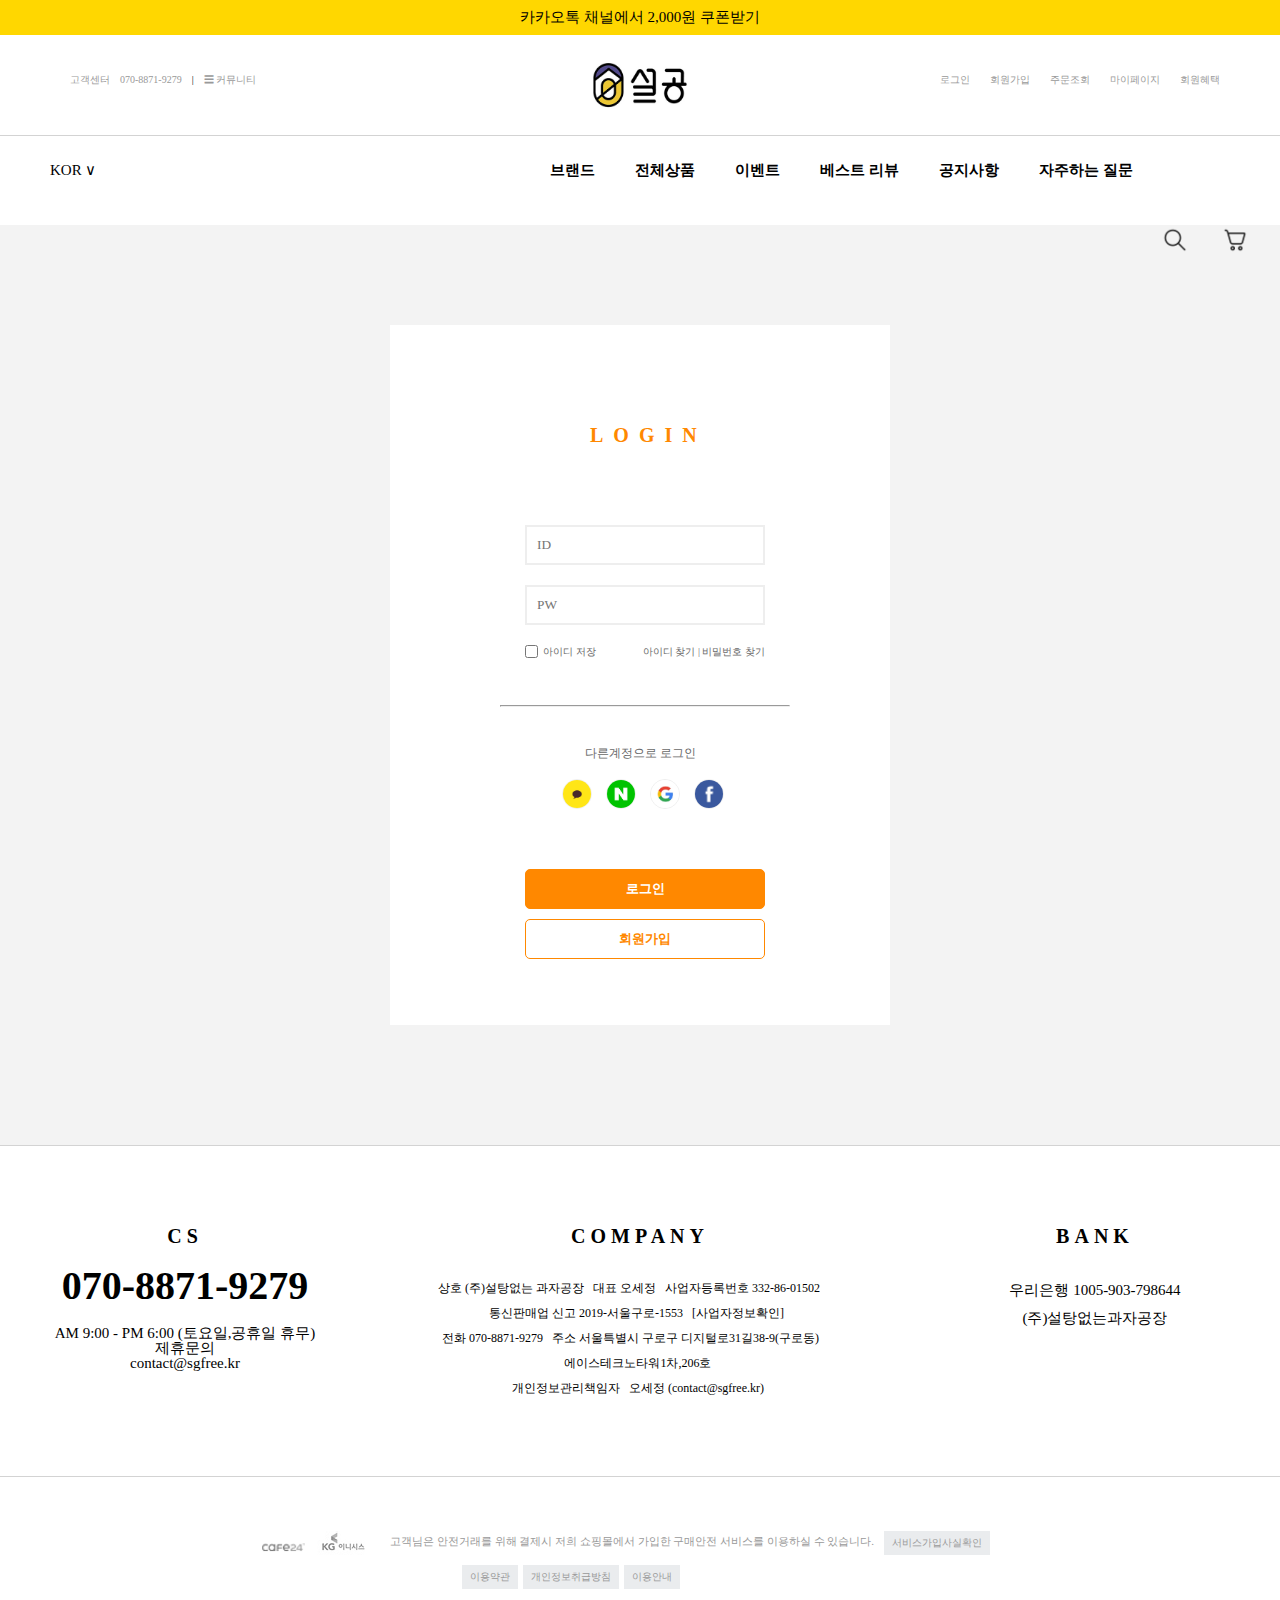
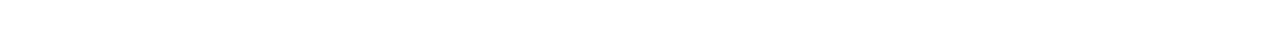
<file: sub_2.html>
<!DOCTYPE html>
<html>
  <head>
    <title>설탕없는과자공장 | 설공</title>
    <link href="css/reset.css" rel="stylesheet">
    <link href="css/common.css" rel="stylesheet">
    <link href="css/sub_2.css" rel="stylesheet">
  </head>
  <body>
    <div id="kakao">
        <div id="box">
        <h3><a href="#">카카오톡 채널에서 2,000원 쿠폰받기</a></h3>
        </div></div>
    <header>
      <div id="box1">
        <div id="login1">
          <ul>
            <li><a href="#">고객센터</a></li>
            <li><a href="#">070-8871-9279</a></li>
            <li>|</li>
            <li><a href="#">&#9776;  커뮤니티</a></li>
          </ul>
        </div>
      </div>
      <div id="box2">
        <div id="logo">
          <a href="index.html" target="_self"><img src="img/logo.jpg" alt="logo"></a>
        </div></div>
      <div id="box3">
        <div id="login2">
          <ul>
            <li><a href="#">로그인</a></li>
            <li><a href="sub_3.html" target="_self">회원가입</a></li>
            <li><a href="#">주문조회</a></li>
            <li><a href="#">마이페이지</a></li>
            <li><a href="#">회원혜택</a></li>
          </ul>
        </div></div>
    </header>
    <nav>
        <div id="box1">
          <h4><a href="#">KOR   &#8744;</a></h4></div> 
        <div id="box">
          <ul>
            <li><a href="sub.html" target="_self">브랜드</a></li>
            <li><a href="sub.html" target="_self">전체상품</a></li>
            <li><a href="sub.html" target="_self">이벤트</a></li>
            <li><a href="sub.html" target="_self">베스트 리뷰</a></li>
            <li><a href="sub.html" target="_self">공지사항</a></li>
            <li><a href="sub.html" target="_self">자주하는 질문</a></li>
          </ul></div>

          <div id="icon">
            <div class="iconbox">
                <a href="#"><img src="img/icon_1.png" alt="아이콘1"></a>
            </div>
            <div class="iconbox">
                <a href="#"><img src="img/icon_2.png" alt="아이콘2"></a>
            </div>
          </div>
      </nav>

      <main id="sub_2">
        <div class="sub_2_2">
        <h1>LOGIN</h1>
        <div class="loginbox">

          <form>
            <table>
              <tr>
                <td><input type="text" placeholder="ID"/></td>
              </tr>
              <tr>
                <td><input type="password" placeholder="PW"/></td>
              </tr></table>

            <input type="checkbox" name="save"/>
            <label>아이디 저장</label>
            <span><a href="#">아이디 찾기 | 비밀번호 찾기</a></span><br><br>
            <br><br><br><hr>
            <h2>다른계정으로 로그인</h2>
            <div class="login_1">
              <a href="#"><img src="img/login_1.jpg" alt="#"></a>
              <a href="#"><img src="img/login_2.png" alt="#"></a>
              <a href="#"><img src="img/login_3.JPG" alt="#"></a>
              <a href="#"><img src="img/login_4.jpg" alt="#"></a>
              </div>
        <button>로그인</button>
        <button>회원가입</button>
        </form>
        </div>
      </div>
      </main>

    <footer>
        <div id="top">
            <div class="cs">
                <h1>CS</h1>
                <h2>070-8871-9279</h2>
                <h3>AM 9:00 - PM 6:00 (토요일,공휴일 휴무)<br>
                    <b>제휴문의</b><br>
                    contact@sgfree.kr</h3>
            </div>
            <div class="company">
                <h1>COMPANY</h1>
                <pre>
                          상호 (주)설탕없는 과자공장   대표 오세정   사업자등록번호 332-86-01502
                               통신판매업 신고 2019-서울구로-1553   [사업자정보확인]
                           전화 070-8871-9279   주소 서울특별시 구로구 디지털로31길38-9(구로동)
                                에이스테크노타워1차,206호
                                개인정보관리책임자   오세정 (contact@sgfree.kr)</pre>
            </div>
            <div class="bank">
                <h1>BANK</h1>
                <h2>우리은행 1005-903-798644<br>
                    <b>(주)설탕없는과자공장</b></h2>
            </div>
        </div>
        <div id="botton">
            <div id="box">
              <div class="imgbox">
            <a href="#"><img src="img/footer_1.png" alt=""></a>
              </div>
            <a href="#"><img src="img/footer_2.jpg" alt=""></a>
            <h1>고객님은 안전거래를 위해 결제시 저희 쇼핑몰에서 가입한 구매안전 서비스를 이용하실 수 있습니다.</h1>
            <button>서비스가입사실확인</button>
            <div class="box1">
            <button>이용약관</button>
            <button>개인정보취급방침</button>
            <button>이용안내</button>
        </div></div></div>
    </footer>
  </body>
</html>
</file>
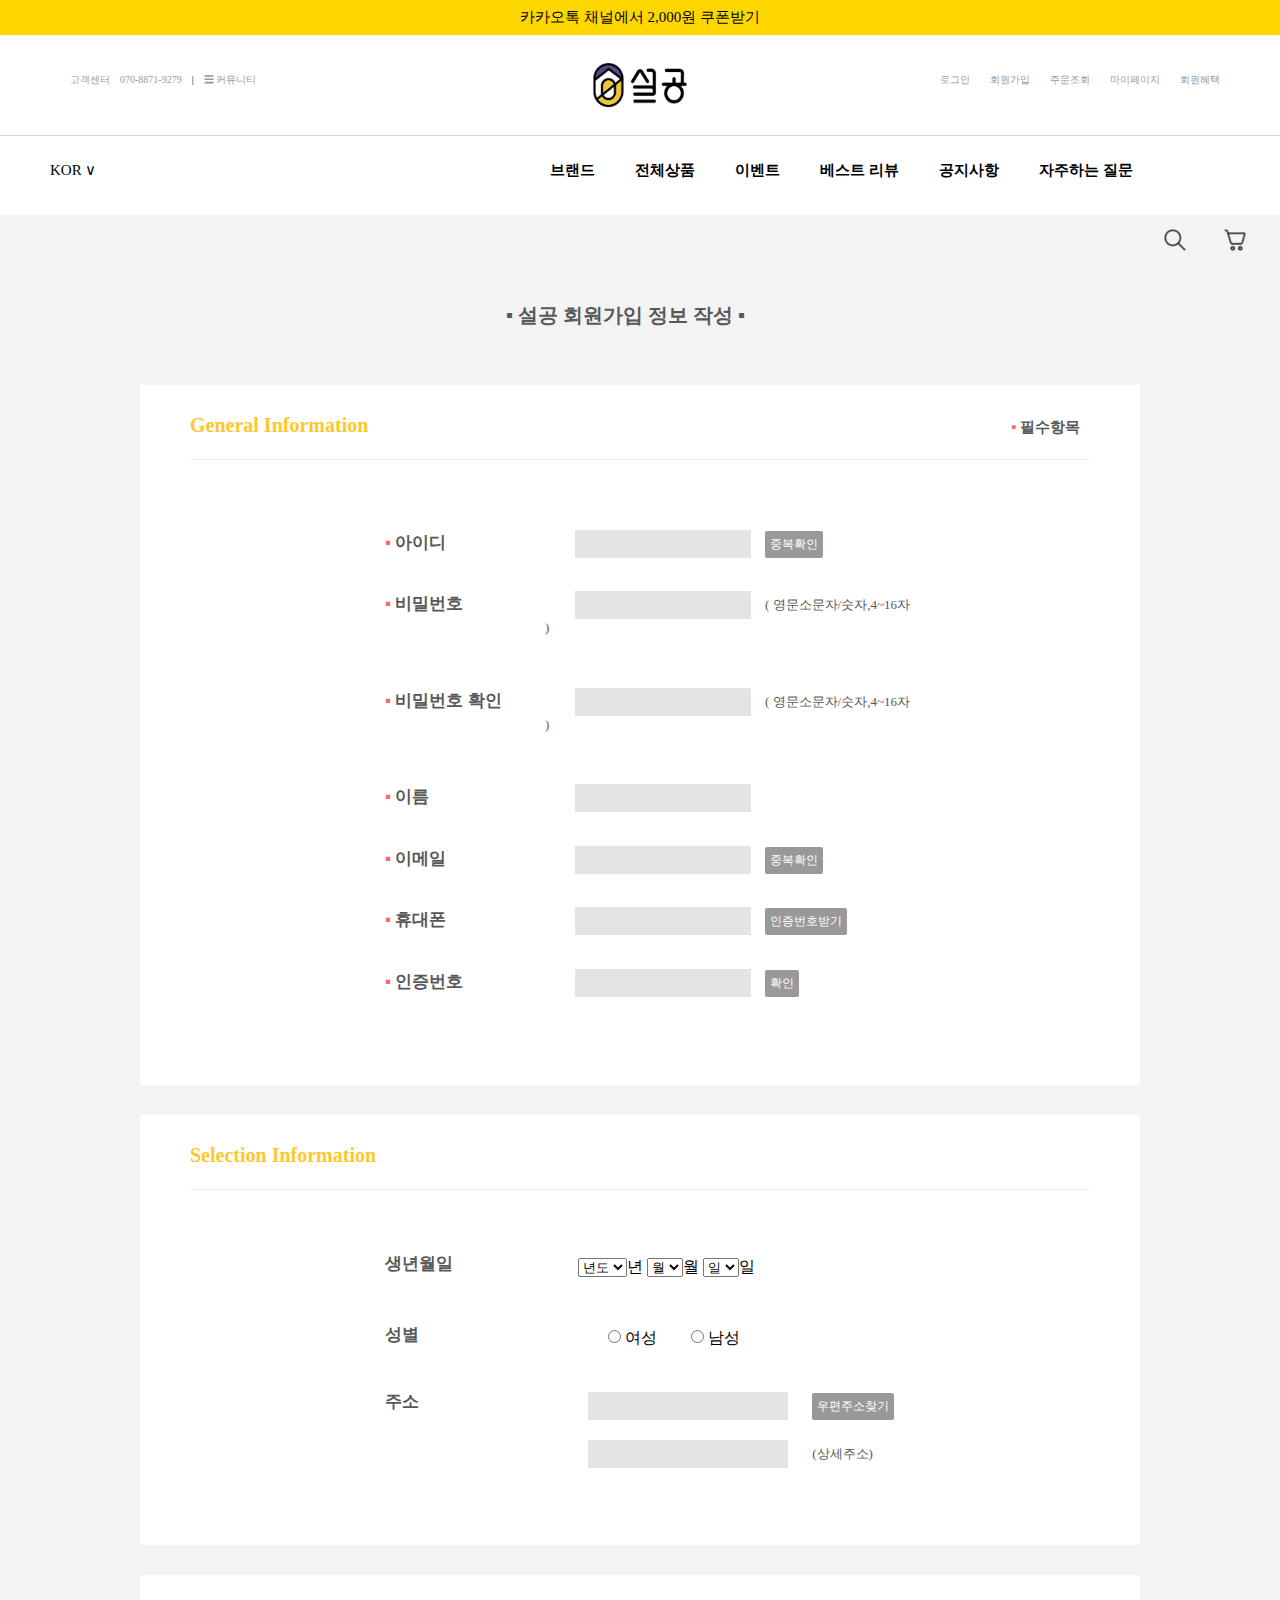
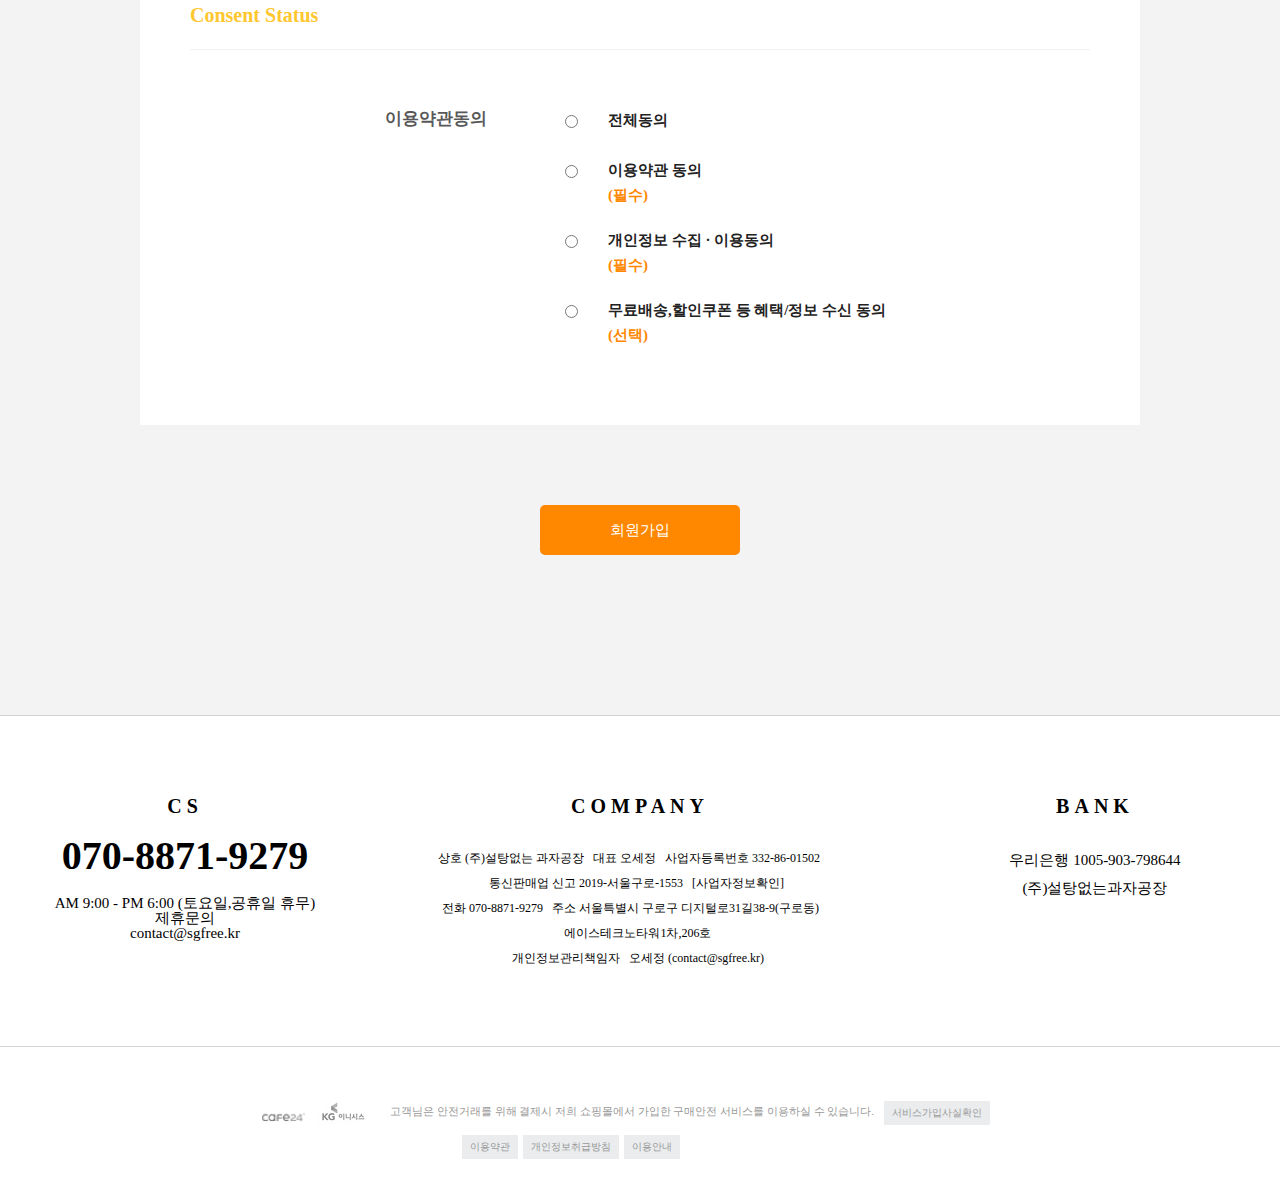
<file: sub_3.html>
<!DOCTYPE html>
<html>
  <head>
    <title>설탕없는과자공장 | 설공</title>
    <link href="css/reset.css" rel="stylesheet">
    <link href="css/common.css" rel="stylesheet">
    <link href="css/sub_3.css" rel="stylesheet">
  </head>
  <body>
    <div id="kakao">
        <div id="box">
        <h3><a href="#">카카오톡 채널에서 2,000원 쿠폰받기</a></h3>
        </div></div>
    <header>
      <div id="box1">
        <div id="login1">
          <ul>
            <li><a href="#">고객센터</a></li>
            <li><a href="#">070-8871-9279</a></li>
            <li>|</li>
            <li><a href="#">&#9776;  커뮤니티</a></li>
          </ul>
        </div>
      </div>
      <div id="box2">
        <div id="logo">
          <a href="index.html" target="_self"><img src="img/logo.jpg" alt="logo"></a>
        </div></div>
      <div id="box3">
        <div id="login2">
          <ul>
            <li><a href="sub_2.html" target="_self">로그인</a></li>
            <li><a href="#">회원가입</a></li>
            <li><a href="#">주문조회</a></li>
            <li><a href="#">마이페이지</a></li>
            <li><a href="#">회원혜택</a></li>
          </ul>
        </div></div>
    </header>
    <nav>
        <div id="box1">
          <h4><a href="#">KOR   &#8744;</a></h4></div> 
        <div id="box">
          <ul>
            <li><a href="sub.html" target="_self">브랜드</a></li>
            <li><a href="sub.html" target="_self">전체상품</a></li>
            <li><a href="sub.html" target="_self">이벤트</a></li>
            <li><a href="sub.html" target="_self">베스트 리뷰</a></li>
            <li><a href="sub.html" target="_self">공지사항</a></li>
            <li><a href="sub.html" target="_self">자주하는 질문</a></li>
          </ul></div>

          <div id="icon">
            <div class="iconbox">
                <a href="#"><img src="img/icon_1.png" alt="아이콘1"></a>
            </div>
            <div class="iconbox">
                <a href="#"><img src="img/icon_2.png" alt="아이콘2"></a>
            </div>
          </div>
      </nav>

      <main id="sub_3">
        <div id="title">
        <h1>&#9642 설공 회원가입 정보 작성 &#9642</h1>
        </div>
        <div id="subbox">
            <div class="title_1">
                <h1>General Information</h1>
                <h2><b>&#9642</b>  필수항목</h2>
            </div>
        <div class="section">
            <form>
                <table>
                <tr>
                    <th><label><b>&#9642</b> 아이디</label></th>
                    <td><input type="text"/>
                    <input type="submit" value="중복확인"/></td>
                </tr>
                <tr>
                    <th><label><b>&#9642</b> 비밀번호</label></th>
                    <td><input type="password"/>
                    <span>( 영문소문자/숫자,4~16자 )</span></td>
                </tr>
                <tr>
                    <th><label><b>&#9642</b> 비밀번호 확인</label></th>
                    <td><input type="password"/>
                    <span>( 영문소문자/숫자,4~16자 )</span></td>
                </tr>

                <tr>
                    <th><label><b>&#9642</b> 이름</label></th>
                    <td><input type="text"/></td>
                </tr>
                <tr>
                    <th><label><b>&#9642</b> 이메일</label></th>
                    <td><input type="text"/>
                    <input type="submit" value="중복확인"/></td>
                </tr>
                <tr>
                    <th><label><b>&#9642</b> 휴대폰</label></th>
                    <td><input type="text" />
                    <input type="submit" value="인증번호받기"/></td>
                </tr>
                <tr>
                    <th><label><b>&#9642</b> 인증번호</label></th>
                    <td><input type="text"/>
                    <input type="submit" value="확인"/></td>
                </tr>
            </table>
            </form>
        </div> </div>

        <div id="subbox_2">
            <div class="title_2">
                <h1>Selection Information</h1>
            </div>
            <div class="section_2">
                <form>
                    <table>
                        <tr>
                            <th><label>생년월일</label></th>
                            <td>
                            <select name="yy">
                            <option>년도</option>
                            <option value="2004">2004</option>
                            <option value="2003">2003</option>
                            <option value="2002">2002</option>
                            <option value="2001">2001</option>
                            <option value="2000">2000</option>
                            <option value="1999">1999</option>
                            <option value="1998">1998</option>
                            <option value="1997">1997</option>
                            <option value="1996">1996</option>
                            <option value="1995">1995</option>
                            <option value="1994">1994</option>
                            <option value="1993">1993</option>
                            </select>년
                            <select>
                                <option>월</option>
                                <option>01</option>
                                <option>02</option>
                                <option>03</option>
                                <option>04</option>
                                <option>05</option>
                                <option>06</option>
                                <option>07</option>
                                <option>08</option>
                                <option>09</option>
                                <option>10</option>
                                <option>11</option>
                                <option>12</option>
                            </select>월
                            <select>
                                <option>일</option>
                                <option>01</option>
                                <option>02</option>
                                <option>03</option>
                                <option>04</option>
                                <option>05</option>
                                <option>06</option>
                                <option>07</option>
                                <option>08</option>
                                <option>09</option>
                                <option>10</option>
                                <option>11</option>
                                <option>12</option>
                                <option>13</option>
                                <option>14</option>
                                <option>15</option>
                                <option>16</option>
                                <option>17</option>
                                <option>18</option>
                                <option>19</option>
                                <option>20</option>
                                <option>21</option>
                                <option>22</option>
                                <option>23</option>
                                <option>24</option>
                                <option>25</option>
                                <option>26</option>
                                <option>27</option>
                                <option>28</option>
                                <option>29</option>
                                <option>30</option>
                                <option>31</option>
                            </select>일
                        </td>
                        </tr>
                        <tr>
                            <th><label>성별</label></th>
                            <td><input type="radio" value="F"/>
                            여성
                            <input type="radio" value="M"/>
                            남성
                            </td>
                        </tr>
                        <tr>
                            <th><label>주소</label></th>
                            <td><input type="text" name="주소">
                            <input type="submit" value="우편주소찾기"><br>
                            <input type="text" name="상세주소">
                            <span>(상세주소)</span>
                        </td>
                        </tr>
                    </table>
                </form>
            </div>
        </div>
        
            <div id="agree">
                <div class="title_3">
                    <h1>Consent Status</h1>
                </div>
                <div class="section_3">
                <form>
                    <table>
                        <tr>
                        <th><label>이용약관동의</label></th>
                        <td><input type="radio">전체동의<br><p>&nbsp;</p>
                        <input type="radio">이용약관 동의<p>(필수)</p><br>
                        <input type="radio">개인정보 수집 &middot; 이용동의 <p>(필수)</p><br>
                        <input type="radio">
                        무료배송,할인쿠폰 등 혜택/정보 수신 동의<p>(선택)</p>
                        </td></tr>
                    </table>
                </form></div>
            </div>
        </div>

        <div class="button">
        <button>회원가입</button>
        </div>
      </main>

    <footer>
        <div id="top">
            <div class="cs">
                <h1>CS</h1>
                <h2>070-8871-9279</h2>
                <h3>AM 9:00 - PM 6:00 (토요일,공휴일 휴무)<br>
                    <b>제휴문의</b><br>
                    contact@sgfree.kr</h3>
            </div>
            <div class="company">
                <h1>COMPANY</h1>
                <pre>
                          상호 (주)설탕없는 과자공장   대표 오세정   사업자등록번호 332-86-01502
                               통신판매업 신고 2019-서울구로-1553   [사업자정보확인]
                           전화 070-8871-9279   주소 서울특별시 구로구 디지털로31길38-9(구로동)
                                에이스테크노타워1차,206호
                                개인정보관리책임자   오세정 (contact@sgfree.kr)</pre>
            </div>
            <div class="bank">
                <h1>BANK</h1>
                <h2>우리은행 1005-903-798644<br>
                    <b>(주)설탕없는과자공장</b></h2>
            </div>
        </div>
        <div id="botton">
            <div id="box">
              <div class="imgbox">
            <a href="#"><img src="img/footer_1.png" alt=""></a>
              </div>
            <a href="#"><img src="img/footer_2.jpg" alt=""></a>
            <h1>고객님은 안전거래를 위해 결제시 저희 쇼핑몰에서 가입한 구매안전 서비스를 이용하실 수 있습니다.</h1>
            <button>서비스가입사실확인</button>
            <div class="box1">
            <button>이용약관</button>
            <button>개인정보취급방침</button>
            <button>이용안내</button>
        </div></div></div>
    </footer>
  </body>
</html>
</file>
<file: css/common.css>
@charset "utf-8";
      * {margin:0; padding:0; box-sizing:border-box; font-family:"맑은 고딕";}
      ul, ol, li {list-style:none; margin:0; padding:0;}
#kakao {width:100%; height:35px; background-color:gold;}
      #kakao > #box {width:700px; height:35px; margin:0 auto; text-align:center;}
      #kakao > #box > h3 > a {font-size:15px; text-decoration:none; font-weight:150; 
        color:#000; margin:0 auto; line-height:35px;}

      /*header*/
      header {width:1160px; height:100px; margin:0 auto;}
      header > #box1 {width:200px; height:100px; margin:0 auto; float:left;}
      header > #box2 {width:760px; height:100px; margin:0 auto; float:left;}
      header > #box3 {width:200px; height:100px; margin:0 auto; float:right;}

      /*logo*/
      #logo {width:100px; height:50px; margin:25px auto;}
      #logo > a > img {width:100%; height:100%;}

      /*login1*/
      #login1 {width:280px; height:30px; float:left; margin:0 auto;}
      #login1 > ul > li {float:left; font-size:10px; margin: 40px 0 0 10px;}
      #login1 > ul > li > a {text-decoration:none; float:left; font-size:10px; color:#999;}

      /*login2*/
      #login2 {width:300px; height:30px; float:right; margin:0 auto;}
      #login2 > ul > li > a {text-decoration:none; float:left; font-size:10px; color:#999; margin:40px 0 0 20px;}


      /*nav*/
      nav {width:100%; height:70px; border-top:1px solid lightgray;}

      nav > #box1 {width:170px; height:69px; float:left; }
      nav > #box1 > h4> a {text-decoration:none; color:#000; font-size:15px; margin:0 50px; font-weight:100; line-height:69px; float:left;}

      nav > #box {width:700px; height:50px; float:left; margin:0 0 0 380px; height:69px; }
      nav > #box > ul {height:69px; margin:0 auto; line-height:69px; color:#666; font-size:15px; float:left;}
      nav > #box > ul > li {height:69px; margin:0 auto; line-height:69px; color:#a0a0a0; font-size:15px; float:left; font-weight:bold; margin:0 40px 0 0;}
      nav > #box > ul > li > a {text-decoration:none; font-size:15px; color:#000; float:left; font-weight:bold;}
      nav > #box > ul > li > a:hover {opacity:0.4;}

      nav > #icon {width:150px; height:45px; float:right; margin:0 auto; line-height:69px;}
      nav > #icon > .iconbox {width:60px; height:35px; float:left; margin:20px auto; line-height:45px;}
      nav > #icon > .iconbox > a > img {width:30px; height:30px; margin:0 auto; float:right;}
      /*footer*/
      footer {width:100%; height:300px; margin:0 auto; float:left; background-color:#fff; border-top:1px solid lightgray;}
      #top {width: 1260px; height:300px; background-color:#fff; margin:30px auto;}
      #top > .cs {width:350px; height:345px; float: left; }
      #top > .cs > h1 {text-align:center; font-size:20px; font-weight:bold; color:#000; letter-spacing:5px; margin:50px 0 0 0;}
      #top > .cs > h2 {text-align:center; font-size:40px; font-weight:bold; color:#000; margin:20px 0 0 0;}
      #top > .cs > h3 {text-align:center; font-size:15px; font-weight:100; color:#000; margin:20px 0 0 0;}

      #top > .company {width:560px; height:345px; float: left; }
      #top > .company > h1 {text-align:center; font-size:20px; font-weight:bold; color:#000; letter-spacing:5px; margin:50px 0 0 0; }
      #top > .company > pre {text-align:center; font-size:12px; font-weight:100; color:#000; margin:0 auto; margin:30px 0 0 0; line-height:25px; float:left;}

      #top > .bank {width:350px; height:345px; float: left; }
      #top > .bank > h1 {text-align:center; font-size:20px; font-weight:bold; color:#000; letter-spacing:5px; margin:50px 0 0 0;}
      #top > .bank > h2 {text-align:center; font-size:15px; font-weight:100px; color:#000; margin:30px 0 0 0; line-height:28px; font-weight:100;}

      #botton {width:100%; height:155px; background-color:#fff; margin:-30px auto; border-top:1px solid lightgrey;}
      #botton > #box {width:1260px; height:155px; margin:0 auto;}
      #botton > #box > .imgbox {width:47px; height:30px; float:left; margin:10px 0 0 250px;}
      #botton > #box > .imgbox > a > img {width:100%; height:100%;}
      #botton > #box > a > img {float:left; margin:10px 0 0 10px;}
      #botton > #box > h1 {font-size:11px; color:#999; float:left; margin:15px 0 0 20px;}
      #botton > #box > button {display:block; background-color:#EAECEE; margin:0 0 0 20px; border:0; color:#999; 
        font-size:10px; text-align:center; padding:5px 8px; float: left; margin:10px 0 0 10px;}
      #botton > #box > button:hover {background-color:#000; color:#fff; cursor:pointer;}

      #botton > #box > .box1 {width:240px; height:25px; float:left; margin:10px 0 0 150px;}
      #botton > #box > .box1 > button {display:block; background-color:#EAECEE; margin:0 0 0 30px; border:0; color:#999; 
        font-size:10px; text-align:center;padding:5px 8px; float: left; margin:0 0 0 5px;}
      #botton > #box > .box1 > button:hover {background-color:#000; color:#fff; cursor:pointer;}
</file>
<file: css/main.css>
@charset "utf-8";  
  * {margin:0; padding:0; box-sizing:border-box; font-family:"맑은 고딕";}
      ul, ol, li {list-style:none; margin:0; padding:0;}
/*slider*/
      #slider {width:1260px; height:450px; margin:0 auto; }
      #slider > img {width:100%; height:100%;}

     /*section*/
    #best {width:1260px; height:200px; padding:50px 0px; margin:10px auto;} 
    #best > h3 {font-size:22px; color:#000; text-align:center; font-weight:500; margin:0 auto; letter-spacing:5px;}
    #best > h2 {font-size:40px; color: #000; text-align:center; margin:-5px auto; font-weight:100;}
    #best > p {font-size:13px; color:#999; text-align:center; margin:5px auto; font-weight:100;}

     
      section {width:100%; height:3300px; margin:0 auto;}
      #product {width:1260px; height:1000px; margin:0 auto;}
      #product > .box {width:285px; height:450px; margin:10px 15px 30px 15px; float:left; text-align:center; background-color:#fff;}
      #product > .box > .img_box {width:285px; height:285px; margin:0 auto;  overflow:hidden;}
      #product > .box > .img_box > a > img {width:285px; height:285px; margin:0 auto;}
      #product > .box > .img_box > a > img:hover {transform:scale(1.05); transition:0.4s;}
      #product > .box > h5 > a {width:100%; height:50px;  float:left; margin:15px 0 0 0; text-decoration:none; color:#000; text-align:center;
        font-weight:bold; font-size:15px; letter-spacing:-1px; line-height:25px;}

      #product > .box > .box1 {width:285px; height:90px;margin:10px auto; float:left; border-top:1px solid lightgray;}
      #product > .box > .box1 > p {font-size:16px; text-align:center; color:#000; margin:10px auto; font-weight:bold;}
      #product > .box > .box1 > h6 {font-size:8px; text-align:center;}
      #product > .box > .box1 > h6:after {content:"추천"; color:#fff; width:32px; padding:0.5px 0px; border-radius:0px; background-color:#f1626e; display:block; margin:15px auto; font-weight:100;}

      #coupon {width:1260px; height:500px; background-color:#fff; margin:0 auto;}
      #coupon > .box2 {width:420px; height:450px; margin:30px 0 0 0px; float:left;}
      #coupon > .box2 > a > img {width:100%; height:400px; margin:0 auto;}
      #coupon > .box2 > h5 {color:#000; text-align:center; margin:10px auto; font-size:15px;}

      #story {width:100%; height:720px; background-color:#F4F6F6;}
      #story > .box3 {width:1260px; height:720px; margin:20px auto;}
      #story > .box3> h3 {text-align:center; float:left; margin:75px 0 0 600px; letter-spacing:5px; font-weight:100;}
      #story > .box3> h4 {text-align:center; float:left; margin:10px 0 0 625px; font-weight:100;}
      #story > .box3> .box4 {width:1230px; height:400px; background-color:#fff; margin:100px auto; float:left;}
      #story > .box3> .box4 > img {width:630px; height:100%; margin:0 auto; float:left;}
      #story > .box3> .box4 > h3 {color:#000; margin:50px 120px 0 40px; float:left; font-size:30px; font-weight:100;}
      #story > .box3> .box4 > p {color:#000; margin:18px 80px 0 40px; float:left; font-size:16px; font-weight:100; letter-spacing:-1px;  line-height:33px;}
      #story > .box3> .box4 > button {display:block; background-color:#fff; border:1px solid #D7DBDD; color:#000; font-size:16px; text-align:center;
       padding:12px 40px; float:left; letter-spacing:1px; font-weight:100; margin:40px 0 0 40px;}
      #story > .box3> .box4 > button:hover {cursor:pointer;}

      #review {width:100%; height:850px; margin:0 auto; background-color:#F4F6F6;}
      #review > .box4 {width:1260px; height:850px; margin:0 auto;}
      #review > .box4> h3 {text-align:center; float:left; margin:40px 0 0 560px; letter-spacing:5px; font-weight:100;}
      #review > .box4> h4 {text-align:center; float:left; margin:10px 370px 0 630px; font-weight:100;}

      #review > .box4> .box5 {width:240px; height:420px; background-color:#fff; margin:60px 0 0 10px; float:left; border:1px solid #D7DBDD;}
      #review > .box4> .box5 > a > img {width:100%; height:250px; margin:0 auto; float:left;}
      #review > .box4> .box5 > p > a {text-decoration:none; font-size:13px; color:#000; float:left; margin:20px 0 0 15px;}
      #review > .box4> .box5 > pre {float:left; color:#99A3A4; margin:10px 0 0 15px; font-size:13px;}

      #review > .box4> .box5 > .box6 {width:230px; height:80px; border-top:1px solid lightgray; float:left; margin:20px 4px 0 4px;}
      #review > .box4> .box5 > .box6 > a > img {width:50px; height:50px; float:left; margin: 18px 12px;}
      #review > .box4> .box5 > .box6> h5 > a {text-decoration:none; font-size:11px; color:#000; float:left; margin:27px 6px; font-weight:100;}
      #review > .box4> .box5 > .box6 > h6 {font-size:11px; color:#515A5A; float: left; margin:-18px 6px; font-weight:100;}
      #review > .box4> .box5 > .box6 > h6 > b {color:#000; font-weight:bold;}
      #review > .box4> button {display:block; background-color:#fff; border:1px solid #D7DBDD; color:#000; font-size:16px; text-align:center;
       padding:12px 40px; float:left; letter-spacing:1px; font-weight:100; margin:100px 0 100px 555px;}
      #review > .box4> button:hover {cursor:pointer;}
</file>
<file: css/sub.css>
@charset "UTF-8";
* {font-family:"맑은 고딕";}
body {margin:0;}
ul,ol,li {list-style:none; margin:0; padding:0;}
table, tr, th ,td {margin:0; padding:0; }

#sub {width:1260px; height:9550px; margin:0 auto; padding:30px;}
#product {width:500px; height:650px; float:left; margin:10px 0 0 30px;}
#product > img {width:500px; height:500px; float:left;}
.productsub {width:450px; height:100px;}
.productsub > ul> li> img {width:100px; height:100px; float:left; margin:5px 5px 0 0px;}
li:hover {cursor:pointer;} 

#sub > #contents {width:450px; height:650px; float:right; margin:10px 70px 0 0px;}
#sub > #contents > h1 {font-weight:bold; font-size:24px; color:#000; margin:20px 0 0 0px; line-height:35px; letter-spacing:-1px;}
#sub > #contents > h2 {font-size:13px; color:gray; margin:25px 0 0 0px; font-weight:100;}
#sub > #contents > .tag {width:230px; height:30px; margin:13px 0 0 0px;}
#sub > #contents > .tag > h4 {float:left; margin:0 7px 0 0px; line-height:18px; text-align:center; width:65px; height:20px; font-size:11px; 
    font-display:block; color:gray; border-radius:10px; border:0.5px solid gray;}

#sub > #contents > h5 {font-size:30px; font-weight:bold; color:#000; margin:80px 0 0 0px;}
#sub > #contents > h5:after {content:"원"; color:#000; font-size:15px; font-weight:lighter; margin:0 0 0 5px;}

#sub > #contents > table {border-top:1px solid #c7c7c7; font-size:13px; width:450px; height:160px; float:left; margin:15px 0 0 0px;}
td {padding:20px 0 0 0px; color:#000;}
td:first-child {width:180px;}

#sub > #contents > button {cursor: pointer;}
#sub > #contents > button:nth-of-type(1) {width:70px; height:60px; border-radius:3px; color:#ff4949; background-color:#fff; font-size:20px; float:left; border:1px solid #999; margin:40px 0 0 0px;}
#sub > #contents > button:nth-of-type(1):hover {background-color:#ebebeb;}

#sub > #contents > button:nth-of-type(2) {width:180px; height:60px; border-radius:3px; color:#000; background-color:#fff; font-size:15px; float:left; border:1px solid #999; margin:40px 0 0 10px;}
#sub > #contents > button:nth-of-type(2):hover {background-color:#ebebeb;}

#sub > #contents > button:nth-of-type(3) {width:180px; height:60px; border-radius:3px; color:#fff; background-color:#000; font-size:15px; float:left; margin:40px 0 0 10px;}
#sub > #contents > button:nth-of-type(3):hover {background-color:#363636;}

/*add item*/
#sub > #add {width:1200px; height:380px;  float:left; margin:60px 0 0 0px;}
#sub > #add > h1 {width:95px; height:25px; text-align:center; color:#fff; font-size:15px; background-color:#66452f; line-height:25px; margin:10px 0 0 10px; }

#sub > #add > .add1 {width:225px; height:300px; float:left; margin:30px 5px 0 9px;}
#sub > #add > .add1 > a > img {width:225px; height:225px; float:left;}
#sub > #add > .add1 > h1 > a {text-decoration:none; color:#000; font-size:13px; margin:15px 0 0 0px; float:left;}
#sub > #add > .add1 > h2 {color:#000; font-size:15px; float:left; margin:15px 0 0 0px;  font-weight:bold;}

#sub > #add > .add2 {width:225px; height:300px; float:left; margin:30px 5px 0 9px;}
#sub > #add > .add2 > a > img {width:225px; height:225px; float:left;}
#sub > #add > .add2 > h1 > a {text-decoration:none; color:#000; font-size:13px; margin:15px 0 0 0px; float:left;}
#sub > #add > .add2 > h2 {color:#000; font-size:15px; float:left; margin:15px 0 0 0px;  font-weight:bold;}

#sub > #add > .add3 {width:225px; height:300px; float:left; margin:30px 5px 0 9px;}
#sub > #add > .add3 > a > img {width:225px; height:225px; float:left;}
#sub > #add > .add3 > h1 > a {text-decoration:none; color:#000; font-size:13px; margin:15px 0 0 0px; float:left;}
#sub > #add > .add3 > h2 {color:#000; font-size:15px; float:left; margin:15px 0 0 0px;  font-weight:bold;}

#sub > #add > .add4 {width:225px; height:300px; float:left; margin:30px 5px 0 9px;}
#sub > #add > .add4 > a > img {width:225px; height:225px; float:left;}
#sub > #add > .add4 > h1 > a {text-decoration:none; color:#000; font-size:13px; margin:15px 0 0 0px; float:left;}
#sub > #add > .add4 > h2 {color:#000; font-size:15px; float:left; margin:15px 0 0 0px;  font-weight:bold;}

#sub > #add > .add5 {width:225px; height:300px; float:left; margin:30px 5px 0 9px;}
#sub > #add > .add5 > a > img {width:225px; height:225px; float:left;}
#sub > #add > .add5 > h1 > a {text-decoration:none; color:#000; font-size:13px; margin:15px 0 0 0px; float:left;}
#sub > #add > .add5 > h2 {color:#000; font-size:15px; float:left; margin:15px 0 0 0px;  font-weight:bold;}

/*detail*/
#detail {width:1200px; height:5800px; float:left; margin:100px auto;}

#detail > ul > li {width:250px; height:40px; float:left; text-align:center; border-radius:20px; padding:10px 0 10px 0px; background-color:#fff; border:1px solid rgb(236, 208, 184); font-size:13px; margin:0 25px;}
#detail > ul > li > a {text-decoration:none; color:#66452f; line-height:20px; font-weight:bold;}
#detail > ul > li:first-child {background-color:rgb(236, 208, 184); border:1px solid rgb(236, 208, 184);}

#detail > #detail_box > img {margin:50px 0 -50px 105px; float:left;}

/*deliver*/
#deliver {width:1200px; height:650px; float:left; margin:60px auto;}

#deliver > ul > li {width:250px; height:40px; float:left; text-align:center; border-radius:20px; padding:10px 0 10px 0px; background-color:#fff; border:1px solid rgb(236, 208, 184); font-size:13px; margin:0 25px;}
#deliver > ul > li > a {text-decoration:none; color:#66452f; line-height:20px; font-weight:bold;}
#deliver > ul > li:nth-child(2) {background-color:rgb(236, 208, 184); border:1px solid rgb(236, 208, 184);}

#deliver > .deliver_box_1 {width:600px; height:400px; text-align:center; float:left; margin:20px 0 0 0px;}
#deliver > .deliver_box_1 > table {display:inline-block; margin:50px 0 0 0px; float:left; border:1px solid #e9e9e9; line-height:30px; font-size:13px; color:#333; width:600px; height:350px;}

.deliver_box_1 table th {width:530px; border-bottom:1px solid #e9e9e9; color:#333; font-weight:bolder; float:left; margin:30px 30px 0 30px; text-align: left; padding:0 0 20px 0px;}

.deliver_box_1 table td {width:530px; height:300px; float:left; text-align: left; margin:0 30px 0 30px; color:gray; line-height:25px; letter-spacing:-1.5px;}


#deliver > .deliver_box_2 {width:600px; height:400px; text-align:center; float:right; margin:20px 0 0 0px;}
#deliver > .deliver_box_2 > table {display:inline-block; margin:50px 0 0 0px; float:left; border:1px solid #e9e9e9; line-height:30px; font-size:13px; color:#333; width:600px; height:350px;}

.deliver_box_2 table th {width:530px; border-bottom:1px solid #e9e9e9; color:#333; font-weight:bolder; float:left; margin:30px 30px 0 30px; text-align: left; padding:0 0 20px 0px;}

.deliver_box_2 table td {width:530px; height:300px; float:left; text-align: left; margin:0 30px 0 30px; color:gray; line-height:25px; letter-spacing:-1.5px;}

#deliver > .deliver_box_3 {width:1200px; height:250px; text-align:center; float:left;}
#deliver > .deliver_box_3 > table {display:inline-block; float:left; border:1px solid #e9e9e9; line-height:30px; font-size:13px; color:#333; width:1200px; height:150px;}

.deliver_box_3 table th {width:1100px; border-bottom:1px solid #e9e9e9; color:#333; font-weight:bolder; float:left; margin:30px 30px 0 30px; text-align: left; padding:0 0 20px 0px;}

.deliver_box_3 table td {width:1100px; height:100px; float:left; text-align: left; margin:0 30px 0 30px; color:gray; line-height:25px; letter-spacing:-1.5px;}


/*pd_review*/
#pd_review {width:1200px; height:920px; margin:60px auto; float:left; }

#pd_review > ul > li {width:250px; height:40px; float:left; text-align:center; border-radius:20px; padding:10px 0 10px 0px; background-color:#fff; border:1px solid rgb(236, 208, 184); font-size:13px; margin:0 25px;}
#pd_review > ul > li > a {text-decoration:none; color:#66452f; line-height:20px; font-weight:bold;}
#pd_review > ul > li:nth-child(3) {background-color:rgb(236, 208, 184); border:1px solid rgb(236, 208, 184);}

#pd_review > .review_box > .photo {width:1200px; height:200px; float:left; margin:50px 0 0 0px;}
#pd_review > .review_box > .photo > h1 {color:#000; font-size:16px; float:left; margin:0 0 0 25px;}
#pd_review > .review_box > .photo > h1 > b {font-weight:bold;}
#pd_review > .review_box > .photo > h2 > a {color:gray; text-decoration:none; font-size:15px; float:right; margin:0 30px 0 0;}
#pd_review > .review_box > .photo > .photo_box {width:1200px; height:150px; float:left; margin:20px 0 0 0; padding:0 0 0 15px;}
#pd_review > .review_box > .photo > .photo_box > a > img {width:130px; height:130px; border-radius:3px; margin:10px 0 0 10px;}
#pd_review > .review_box > .photo > .photo_box > a > img:hover {opacity:0.7;}

#pd_review > table {width:1150px; height:500px; float:left; margin:20px 0 0 25px;}
#pd_review table th {width:100px; border-bottom:1px solid #e9e9e9; color:#333; float:left; text-align:center; padding:0 0 20px 0px; margin:20px 0 0 0px; font-size:13px;}
#pd_review table td:first-of-type {width:750px; border-bottom:1px solid #e9e9e9; color:#333; float:left; text-align:left; padding:0 0 20px 80px; text-decoration:none; margin:20px 0 0 0px; font-size:13px; }
#pd_review table td a {text-decoration:none; color:#333;}
#pd_review table td:nth-of-type(2) {width:200px; border-bottom:1px solid #e9e9e9; color:#333; float:left; text-align:left; padding:0 0 20px 0px; margin:20px 0 0 0px; font-size:13px;}
#pd_review table td:nth-of-type(3) {width:100px; border-bottom:1px solid #e9e9e9; color:#333; float:left; text-align:left; padding:0 0 20px 0px; margin:20px 0 0 0px; font-size:13px;}

#pd_review > button {float:right; background-color:#66452f; color:#fff; font-size: 15px; padding:5px 10px 6px 10px; margin:20px 30px 20px -20px; border:none; line-height:15px; cursor:pointer;}

#pd_review > h3 > a {float:left; font-size:15px; color:#000; letter-spacing:20px; line-height:200px; margin:0 0 0 385px; text-decoration:none;}
#pd_review > h3 > a > b {font-weight:bolder;}

/*inquiry*/
#inquiry > ul > li {width:250px; height:40px; float:left; text-align:center; border-radius:20px; padding:10px 0 10px 0px; background-color:#fff; border:1px solid rgb(236, 208, 184); font-size:13px; margin:0 25px;}
#inquiry > ul > li > a {text-decoration:none; color:#66452f; line-height:20px; font-weight:bold;}
#inquiry > ul > li:last-child {background-color:rgb(236, 208, 184); border:1px solid rgb(236, 208, 184);}

#inquiry {width:1200px; height:280px; margin:100px auto; float:left;}
#inquiry > #inquiry_tablebox {width:1200px; height:440px; margin:0 auto; text-align:center;}

#inquiry > #inquiry_tablebox > table {display:inline-block; margin:0px auto; border-top:1px solid #947569; line-height:30px; width:1200px; font-size:13px; color:#333;}
#inquiry_tablebox table th {width:80px; border-bottom:1px solid #fff; color:#333; border-bottom:1px solid #eee; padding:5px 0 5px 0px;}
#inquiry_tablebox table td:first-of-type {width:770px; border-bottom:1px solid #eee; padding:5px 0 5px 0px;}
#inquiry_tablebox table td:first-of-type > a {color:#333; text-decoration:none;}
#inquiry_tablebox table td:nth-of-type(2) {width:80px; text-align:center; border-bottom:1px solid #eee; padding:5px 0 5px 0px;}
#inquiry_tablebox table td:nth-of-type(3) {width:120px; text-align:center; border-bottom:1px solid #eee; padding:5px 0 5px 0px;}
#inquiry_tablebox table td:last-of-type {width:150px; text-align:center; border-bottom:1px solid #eee; padding:5px 0 5px 0px;}


#inquiry > #inquiry_tablebox > button {float:right; margin:60px 20px 25px 0px; width:120px; height:30px; color:#fff; font-size:12px; background-color:#66452f; border:0px;}
#inquiry > #inquiry_tablebox > button:hover {cursor:pointer;}
</file>
<file: css/sub_2.css>
@charset "UTF-8";
* {font-family:"맑은 고딕";}
body {margin:0;}
ul,ol,li {list-style:none; margin:0; padding:0;}
table, tr, th ,td {margin:0; padding:0; }

#sub_2 {width:100%; height:930px; margin:20px auto -10px; background-color:#f3f3f3; padding:100px;}
#sub_2 > .sub_2_2 {width:500px; height:700px; background-color:#fff; margin:0 auto;}
#sub_2 > .sub_2_2 > h1 {font-size:20px; font-weight:bolder; letter-spacing:10px; color:#000; margin:100px 0 0 200px; float:left; color:rgb(255, 136, 0);}
#sub_2 > .sub_2_2 > .loginbox {width:350px; height:440px; float:left; margin:10px 0 0 80px; padding:30px;}

#sub_2 .sub_2_2 .loginbox form table {width:350px; margin:20px 0 0 0; float:left;}
#sub_2 .sub_2_2 .loginbox form table tr {width:350px; margin:20px 0 0 25px; float:left;}
#sub_2 .sub_2_2 .loginbox form table tr td input {width:240px; height:40px; margin:0 auto; border:none; background-color:#fff; border:2px solid #eee; padding:0 0 0 10px;}

.sub_2_2 .loginbox form input[type=checkbox] {margin:20px 0 0 25px; float:left;}
.sub_2_2 .loginbox form label {margin:22px 0 0 5px; float:left; font-size:10px; color: #686868;}
.sub_2_2 .loginbox form span a {float:right; margin:22px 25px 0 0; font-size:10px; color:#686868; text-decoration:none;}
#sub_2 > .sub_2_2 > .loginbox > form > h2 {font-size:12px; margin:40px 0 0 85px; float:left; color: #686868;}

.sub_2_2 > .loginbox > form > .login_1 {width:180px; height:30px; margin:10px 0 0 55px; float:left;}
.sub_2_2 > .loginbox > form > .login_1 > a > img {width:30px; height:30px; float:left; margin:10px 7px 0 7px; border-radius:20px; border:1px solid #eee;} 

#sub_2 > .sub_2_2 > .loginbox > form > button:first-of-type {background-color: rgb(255, 136, 0); width:240px; height:40px; color:#fff; float:left; margin:70px 0 0 25px; cursor:pointer; border:1px solid rgb(255, 136, 0); border-radius:5px; font-weight:bold;}
#sub_2 > .sub_2_2 > .loginbox > form > button:first-of-type:hover {background-color:#fff; color:rgb(255, 136, 0);}

#sub_2 > .sub_2_2 > .loginbox > form > button:last-child {background-color:#fff; width:240px; height:40px; color:rgb(255, 136, 0); float:left; margin:10px 0 0 25px; cursor:pointer; border:1px solid rgb(255, 136, 0); border-radius:5px; font-weight:bold;}
#sub_2 > .sub_2_2 > .loginbox > form > button:last-child:hover {background-color:rgb(255, 136, 0); color:#fff;}
</file>
<file: css/sub_3.css>
@charset "UTF-8";
* {font-family:"맑은 고딕";}
body {margin:0;}
ul,ol,li {list-style:none; margin:0; padding:0;}
table, tr, th ,td {margin:0; padding:0; }

#sub_3 {width:100%; height:2100px; margin:10px 0 0 0; background-color: #f3f3f3; padding:70px;}
#sub_3 > #title {width:1000px; height:50px; margin: 20px auto;}
#sub_3 > #title > h1 {font-size:20px; font-weight:bold; color:#585858; margin:0 0 0 366px;}

/*top*/
#sub_3 > #subbox {width:1000px; height:700px; background-color:#fff; margin:30px auto; padding:5px;}
#sub_3 > #subbox > .title_1 {width:900px; height:70px; margin:0 auto; border-bottom:1px solid #f1f1f1;}
#sub_3 > #subbox > .title_1 > h1 {font-size:20px; font-weight:bolder; color: rgb(255, 199, 47); float:left; margin:25px 0 10px 0;}
#sub_3 > #subbox > .title_1 > h2 {font-size:15px; font-weight:bold; color: #585858; float:right; margin:30px 10px 0 0;}
#sub_3 > #subbox > .title_1 > h2 > b {color:rgb(255, 105, 105);}

#sub_3 > #subbox > .section {width:600px; height:550px;  margin:40px auto; padding:10px;}
#sub_3 > #subbox > .section > form > table {width:550px; height:500px; margin:20px auto;}
.section form table th {width:180px; font-size: 17px; text-align:left; font-weight:bold; color: #585858; margin:0 0 0 20px;}
.section form table th b {color:rgb(255, 105, 105); margin:0 0 0 20px;}
.section form table input {border:2px solid #e4e4e4; background-color: #e4e4e4; padding:4px; margin:0 0 0 30px;}
.section form table input:hover {background-color: rgb(255, 235, 181); border:2px solid rgb(255, 235, 181);}
.section form table input[type=submit] {border-radius:2px; font-size: 12px; background-color:#999999; color:#fff; border:none; margin:0 0 0 10px; cursor:pointer; padding:5px 5px;}
.section form table input[type=submit]:hover {background-color: rgb(255, 136, 0);}
.section form table tr span {font-size: 13px; color: #585858;  margin:0 0 0 10px;}


/*bottom*/
#sub_3 > #subbox_2 {width:1000px; height:430px; background-color:#fff; margin:30px auto; padding:5px;}
#sub_3 > #subbox_2 > .title_2 {width:900px; height:70px; margin:0 auto; border-bottom:1px solid #f1f1f1;}
#sub_3 > #subbox_2 > .title_2 > h1 {font-size:20px; font-weight:bolder; color: rgb(255, 199, 47); float:left; margin:25px 0 10px 0;}

#sub_3 > #subbox_2 > .section_2 {width:600px; height:300px;  margin:30px auto; padding:5px;}
#sub_3 > #subbox_2 > .section_2 > form > table {width:550px; height:350px; margin:20px auto; }
.section_2 form table th {width:180px; font-size: 17px; text-align:left; font-weight:bold; color: #585858; margin:10px 0 0 20px; float:left;}
.section_2 form table input {border:2px solid #e4e4e4; background-color: #e4e4e4; padding:4px; margin:0 0 0 30px;}
.section_2 form table input:hover {background-color: rgb(255, 235, 181); border:2px solid rgb(255, 235, 181);}
.section_2 form table input[type=submit] {border-radius:2px; font-size: 12px; background-color:#999999; color:#fff; border:none; margin:0 0 0 10px; cursor:pointer; padding:5px 5px;}
.section_2 form table input[type=submit]:hover {background-color: rgb(255, 136, 0);}
.section_2 form table tr span {font-size: 13px; color: #585858;  margin:0 0 0 10px;}
.section_2 form table input[type=text] {width:200px; margin:10px;}

/*bottom_2*/
#agree {width:1000px; height:450px; background-color:#fff; margin:30px auto; padding:5px;}
#agree > .title_3 {width:900px; height:70px; margin:0 auto; border-bottom:1px solid #f1f1f1;}
#agree > .title_3 > h1 {font-size:20px; font-weight:bolder; color: rgb(255, 199, 47); float:left; margin:25px 0 10px 0;}
#agree > .title_3 > .section_3 {width:600px; height:240px; margin:30px auto; padding:10px;}
.section_3 > form > table {width:550px; height:240px; margin:40px auto;}
.section_3 form table tr th {width:180px; font-size: 17px; text-align:left; font-weight:bold; color: #585858; margin:20px 0 0 20px; float:left; }
.section_3 form table tr td input[type=radio] {margin:5px 30px 10px 0; float:left;}
.section_3 form table tr td {line-height:20px; font-size:15px; margin:20px 0 10px 0; float:left;  color: #222222; font-weight:bold; }
.section_3 form table tr td p {color:rgb(255, 136, 0); margin:5px;}

/*button*/
#sub_3 > .button {width:800px; height:200px; margin:30px auto;}
#sub_3 > .button > button {background-color: rgb(255, 136, 0); color:#fff; border-radius:5px; padding:5px; width:200px; height:50px; margin:50px 0 0 300px; border:none; font-size:15px;}
#sub_3 > .button > button:hover {cursor: pointer;}
</file>
